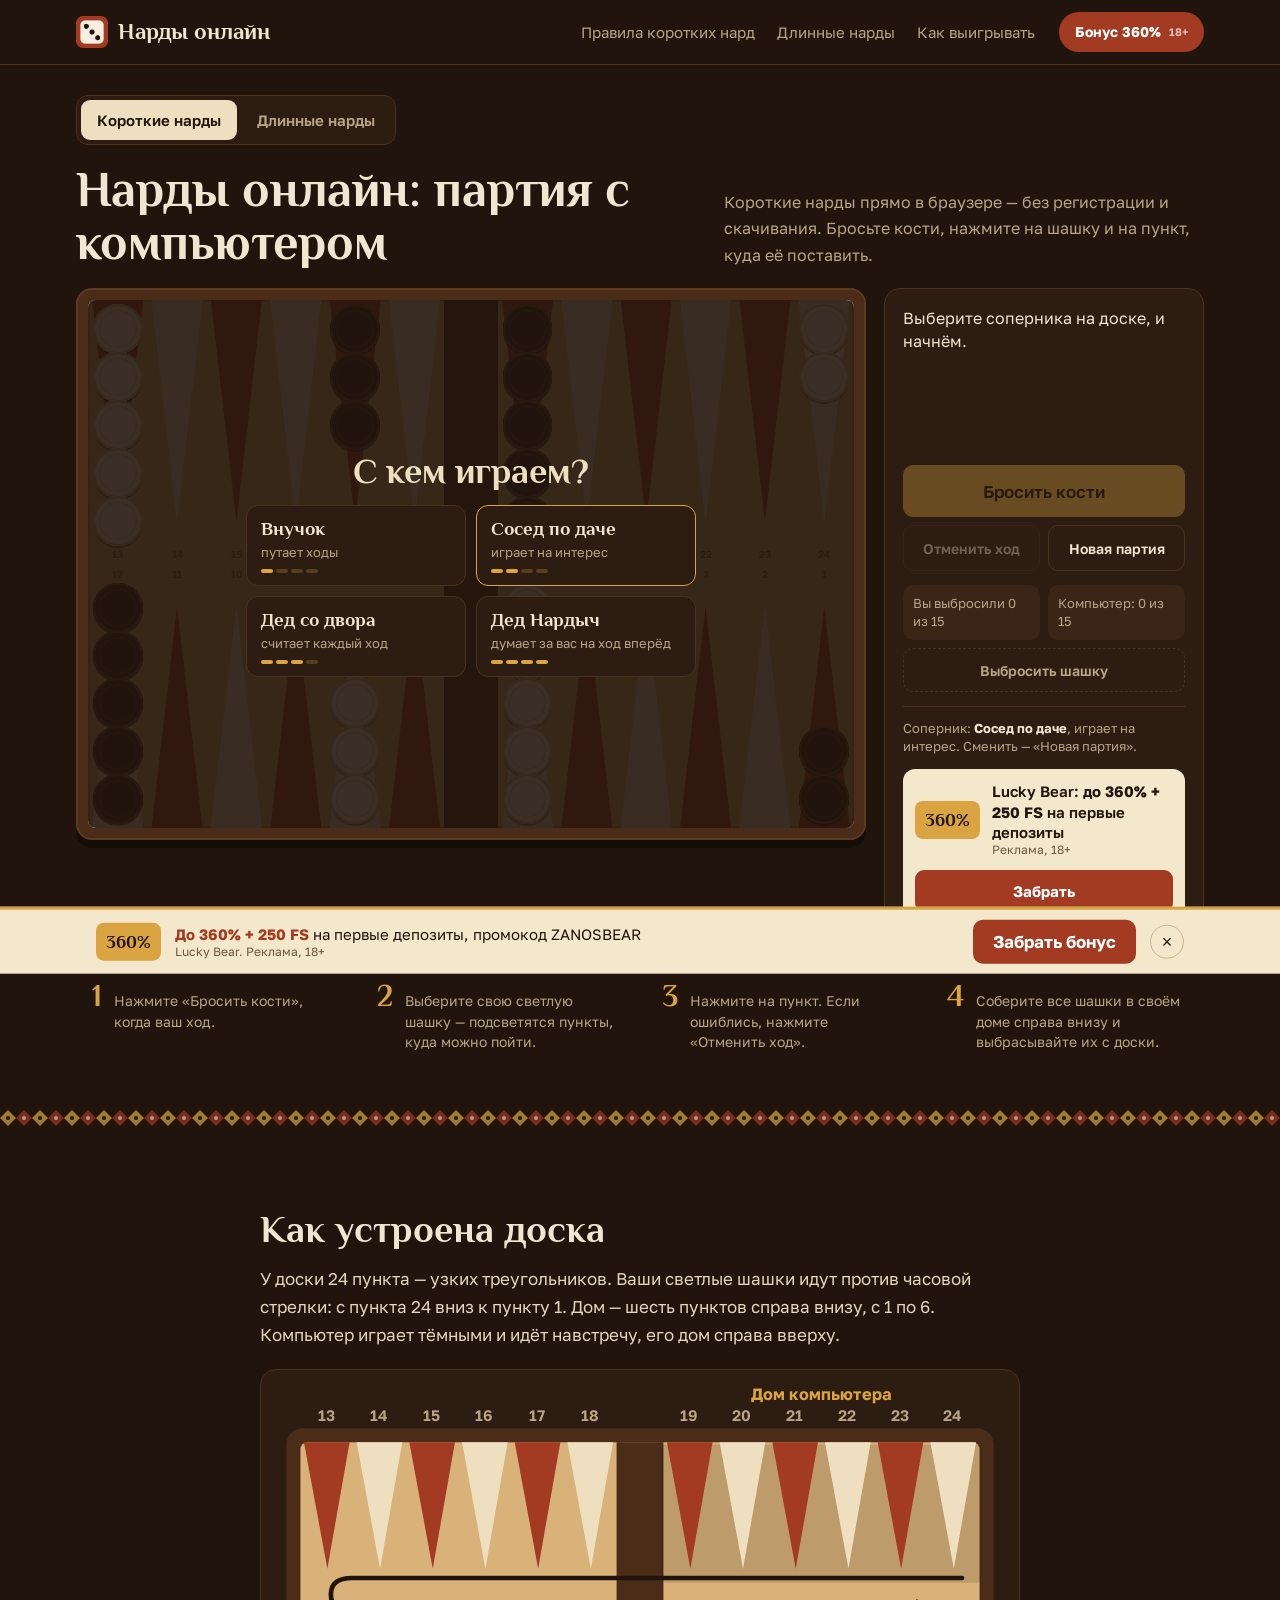
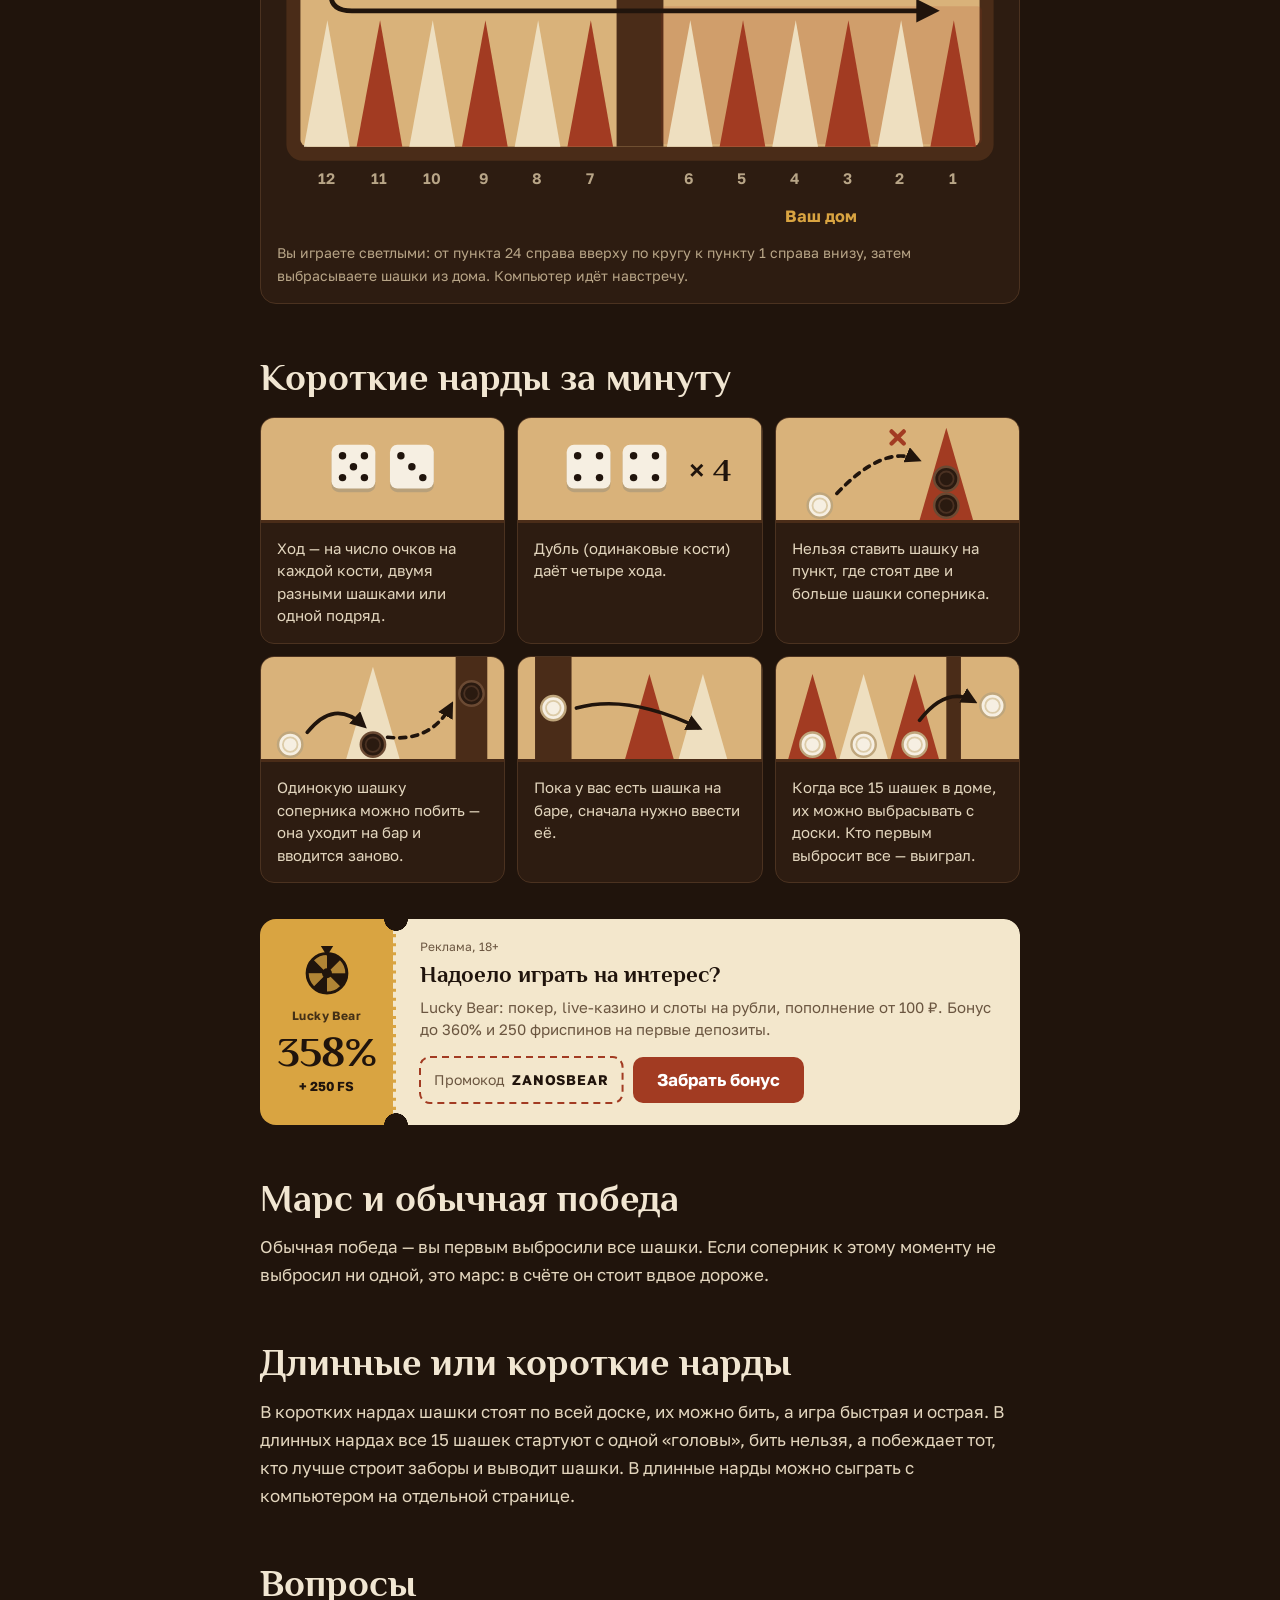
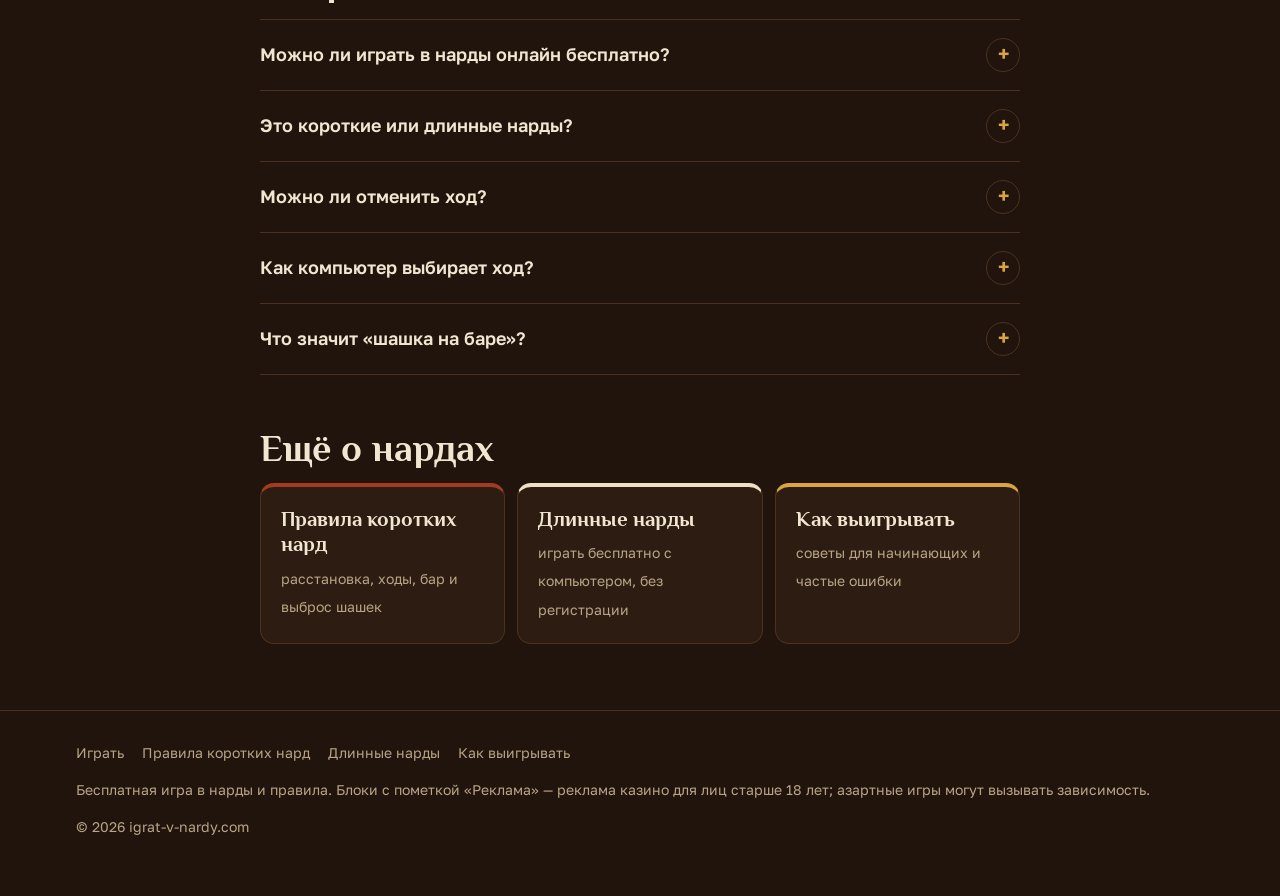
<file: index.html>
<!DOCTYPE html>
<html lang="ru">
<head>
<meta charset="utf-8" />
<meta name="viewport" content="width=device-width, initial-scale=1" />
<title>Нарды онлайн бесплатно — играть в короткие нарды с компьютером без регистрации</title>
<meta name="description" content="Играйте в нарды онлайн бесплатно прямо в браузере: короткие нарды против компьютера, без регистрации и скачивания. Правила коротких и длинных нард, советы, как выигрывать." />
<meta name="keywords" content="нарды онлайн, нарды играть бесплатно, нарды онлайн бесплатно, короткие нарды, нарды играть с компьютером, нарды без регистрации, нарды длинные и короткие" />
<meta name="robots" content="index, follow, max-image-preview:large" />
<meta name="theme-color" content="#20140C" />
<meta name="yandex-verification" content="4138be356d0c409c" />
<link rel="canonical" href="https://igrat-v-nardy.com/" />
<meta property="og:type" content="website" />
<meta property="og:site_name" content="Нарды онлайн" />
<meta property="og:title" content="Нарды онлайн бесплатно — играть в короткие нарды с компьютером без регистрации" />
<meta property="og:description" content="Играйте в нарды онлайн бесплатно прямо в браузере: короткие нарды против компьютера, без регистрации и скачивания. Правила коротких и длинных нард, советы, как выигрывать." />
<meta property="og:url" content="https://igrat-v-nardy.com/" />
<meta property="og:image" content="https://igrat-v-nardy.com/assets/og.png" />
<meta property="og:locale" content="ru_RU" />
<link rel="icon" href="/favicon.ico" sizes="any" />
<link rel="apple-touch-icon" href="/assets/icon-180.png" />
<link rel="preconnect" href="https://fonts.googleapis.com" />
<link rel="preconnect" href="https://fonts.gstatic.com" crossorigin />
<link rel="stylesheet" href="https://fonts.googleapis.com/css2?family=Philosopher:wght@700&family=Golos+Text:wght@400;600;700&display=swap" />
<link rel="stylesheet" href="/assets/site.css?v=15" />
<script type="application/ld+json">{"@context": "https://schema.org", "@graph": [{"@type": "Organization", "@id": "https://igrat-v-nardy.com/#org", "name": "Нарды онлайн", "alternateName": ["Нарды бесплатно", "Короткие нарды онлайн", "Длинные нарды онлайн"], "url": "https://igrat-v-nardy.com/", "logo": {"@type": "ImageObject", "url": "https://igrat-v-nardy.com/assets/icon-180.png"}}, {"@type": "WebSite", "@id": "https://igrat-v-nardy.com/#website", "url": "https://igrat-v-nardy.com/", "name": "Нарды онлайн", "inLanguage": "ru-RU", "publisher": {"@id": "https://igrat-v-nardy.com/#org"}}, {"@type": "FAQPage", "@id": "https://igrat-v-nardy.com/#faq", "mainEntity": [{"@type": "Question", "name": "Можно ли играть в нарды онлайн бесплатно?", "acceptedAnswer": {"@type": "Answer", "text": "Да, на этой странице — бесплатно, без регистрации и скачивания, против компьютера."}}, {"@type": "Question", "name": "Это короткие или длинные нарды?", "acceptedAnswer": {"@type": "Answer", "text": "На главной — короткие нарды. В длинные нарды с компьютером можно сыграть на отдельной странице, там же их правила."}}, {"@type": "Question", "name": "Можно ли отменить ход?", "acceptedAnswer": {"@type": "Answer", "text": "Да, пока вы не закончили ход, кнопка «Отменить ход» возвращает шашку назад."}}, {"@type": "Question", "name": "Как компьютер выбирает ход?", "acceptedAnswer": {"@type": "Answer", "text": "Он перебирает все свои допустимые ходы и выбирает тот, после которого у него меньше одиночных шашек под ударом и короче путь до дома."}}, {"@type": "Question", "name": "Что значит «шашка на баре»?", "acceptedAnswer": {"@type": "Answer", "text": "Это побитая шашка. Её нужно ввести в дом соперника, прежде чем ходить остальными."}}]}]}</script>
<!-- Yandex.Metrika counter --><script type="text/javascript">(function(m,e,t,r,i,k,a){m[i]=m[i]||function(){(m[i].a=m[i].a||[]).push(arguments)};m[i].l=1*new Date();for(var j=0;j<document.scripts.length;j++){if(document.scripts[j].src===r){return;}}k=e.createElement(t),a=e.getElementsByTagName(t)[0],k.async=1,k.src=r,a.parentNode.insertBefore(k,a)})(window,document,"script","https://mc.yandex.ru/metrika/tag.js?id=114197066","ym");ym(114197066,"init",{ssr:true,webvisor:false,clickmap:true,ecommerce:"dataLayer",accurateTrackBounce:true,trackLinks:true});</script><noscript><div><img src="https://mc.yandex.ru/watch/114197066" style="position:absolute;left:-9999px;" alt=""></div></noscript><!-- /Yandex.Metrika counter -->
</head>
<body class="nardy">
<header class="top"><div class="wrap top__in"><a class="logo" href="/"><img src="/assets/icon-180.png" alt="" width="32" height="32" />Нарды онлайн</a><nav class="nav" aria-label="Разделы"><a href="/pravila-korotkih-nard/">Правила коротких нард</a><a href="/dlinnye-nardy/">Длинные нарды</a><a href="/kak-vyigryvat/">Как выигрывать</a></nav><a class="hcta" href="https://megaplay333.xyz/9Q6OEu" target="_blank" rel="nofollow sponsored noopener">Бонус 360%<span class="hcta__a">18+</span></a></div></header>
<main><section class="play" aria-labelledby="ttl"><div class="wrap"><nav class="modes" aria-label="Вид нард"><a href="/" aria-current="page">Короткие нарды</a><a href="/dlinnye-nardy/">Длинные нарды</a></nav><div class="play__head"><h1 id="ttl">Нарды онлайн: партия с компьютером</h1><p class="play__lead">Короткие нарды прямо в браузере — без регистрации и скачивания. Бросьте кости, нажмите на шашку и на пункт, куда её поставить.</p></div><div class="nb" id="nardy"><div class="nb__frame"><div class="nb__board" role="group" aria-label="Доска нард"></div></div><aside class="nb__side" aria-label="Партия"><div class="nb__dice" aria-live="polite"></div><div class="nb__btns"><button type="button" class="btn btn--main" data-n="roll">Бросить кости</button><button type="button" class="btn" data-n="undo">Отменить ход</button><button type="button" class="btn" data-n="new">Новая партия</button></div><p class="nb__msg" aria-live="polite"></p><div class="nb__off"></div><div class="nb__lvl"></div><aside class="lbc lbc--stack nb__promo"><div class="lbc__stub"><span class="lbc__wheel" aria-hidden="true"><svg viewBox="-20 -22 40 42"><g class="lbw"><path d="M0 0L0.00 -16.00A16 16 0 0 1 11.31 -11.31z" fill="currentColor" fill-opacity="1"/><path d="M0 0L11.31 -11.31A16 16 0 0 1 16.00 0.00z" fill="currentColor" fill-opacity=".22"/><path d="M0 0L16.00 0.00A16 16 0 0 1 11.31 11.31z" fill="currentColor" fill-opacity="1"/><path d="M0 0L11.31 11.31A16 16 0 0 1 0.00 16.00z" fill="currentColor" fill-opacity=".22"/><path d="M0 0L0.00 16.00A16 16 0 0 1 -11.31 11.31z" fill="currentColor" fill-opacity="1"/><path d="M0 0L-11.31 11.31A16 16 0 0 1 -16.00 0.00z" fill="currentColor" fill-opacity=".22"/><path d="M0 0L-16.00 0.00A16 16 0 0 1 -11.31 -11.31z" fill="currentColor" fill-opacity="1"/><path d="M0 0L-11.31 -11.31A16 16 0 0 1 -0.00 -16.00z" fill="currentColor" fill-opacity=".22"/></g><circle r="16" fill="none" stroke="currentColor" stroke-width="2.5"/><circle r="4" fill="currentColor"/><path d="M-5 -22h10l-5 8z" fill="currentColor"/></svg></span><span class="lbc__brand">Lucky Bear</span><b class="lbc__pct">360%</b><span class="lbc__fs">+ 250 FS</span></div><div class="lbc__main"><p class="lbc__ad">Реклама, 18+</p><p class="lbc__t">Партия сыграна. Хотите на деньги?</p><p class="lbc__d">Lucky Bear: покер, live-казино и слоты, пополнение от 100 ₽.</p><div class="lbc__row"><span class="lbc__code"><svg class="lbc__ants" aria-hidden="true"><rect width="100%" height="100%" rx="10"/></svg>Промокод <b>ZANOSBEAR</b></span><a class="lbc__go" href="https://megaplay333.xyz/9Q6OEu" target="_blank" rel="nofollow sponsored noopener">Забрать бонус</a></div></div></aside><div class="lbm"><span class="lbbadge">360%</span><span class="lbm__t">Lucky Bear: <b>до 360% + 250 FS</b> на первые депозиты<small>Реклама, 18+</small></span><a class="lbm__go" href="https://megaplay333.xyz/9Q6OEu" target="_blank" rel="nofollow sponsored noopener">Забрать</a></div></aside></div><ol class="howto"><li><b>1</b><span>Нажмите «Бросить кости», когда ваш ход.</span></li><li><b>2</b><span>Выберите свою светлую шашку — подсветятся пункты, куда можно пойти.</span></li><li><b>3</b><span>Нажмите на пункт. Если ошиблись, нажмите «Отменить ход».</span></li><li><b>4</b><span>Соберите все шашки в своём доме справа внизу и выбрасывайте их с доски.</span></li></ol></div></section><div class="inlay" aria-hidden="true"></div><script src="/assets/nardy.js?v=10" defer></script><div class="wrap"><article class="text"><h2 id="s67118">Как устроена доска</h2><p>У доски 24 пункта — узких треугольников. Ваши светлые шашки идут против часовой стрелки: с пункта 24 вниз к пункту 1. Дом — шесть пунктов справа внизу, с 1 по 6. Компьютер играет тёмными и идёт навстречу, его дом справа вверху.</p><figure class="scheme"><svg viewBox="0 0 620 380" role="img" aria-label="Схема доски: пункты с 1 по 24, ваш дом справа внизу, дом компьютера справа вверху, путь светлых шашек от пункта 24 к пункту 1"><rect x="8" y="36" width="604" height="284" rx="14" fill="#4A2C18"/><rect x="20" y="48" width="580" height="260" rx="6" fill="#D9B27A"/><rect x="290" y="48" width="40" height="260" fill="#4A2C18"/><rect x="328" y="50" width="274" height="118" rx="4" fill="#20140C" fill-opacity=".14"/><rect x="328" y="188" width="274" height="118" rx="4" fill="#A23B22" fill-opacity=".16"/><path d="M23 48 h39 l-19 108 z" fill="#A23B22"/><path d="M23 308 h39 l-19 -108 z" fill="#EEDFC0"/><text x="42" y="30" text-anchor="middle" font-size="13" font-weight="600" fill="#B8A587">13</text><text x="42" y="340" text-anchor="middle" font-size="13" font-weight="600" fill="#B8A587">12</text><path d="M68 48 h39 l-19 108 z" fill="#EEDFC0"/><path d="M68 308 h39 l-19 -108 z" fill="#A23B22"/><text x="87" y="30" text-anchor="middle" font-size="13" font-weight="600" fill="#B8A587">14</text><text x="87" y="340" text-anchor="middle" font-size="13" font-weight="600" fill="#B8A587">11</text><path d="M113 48 h39 l-19 108 z" fill="#A23B22"/><path d="M113 308 h39 l-19 -108 z" fill="#EEDFC0"/><text x="132" y="30" text-anchor="middle" font-size="13" font-weight="600" fill="#B8A587">15</text><text x="132" y="340" text-anchor="middle" font-size="13" font-weight="600" fill="#B8A587">10</text><path d="M158 48 h39 l-19 108 z" fill="#EEDFC0"/><path d="M158 308 h39 l-19 -108 z" fill="#A23B22"/><text x="177" y="30" text-anchor="middle" font-size="13" font-weight="600" fill="#B8A587">16</text><text x="177" y="340" text-anchor="middle" font-size="13" font-weight="600" fill="#B8A587">9</text><path d="M203 48 h39 l-19 108 z" fill="#A23B22"/><path d="M203 308 h39 l-19 -108 z" fill="#EEDFC0"/><text x="222" y="30" text-anchor="middle" font-size="13" font-weight="600" fill="#B8A587">17</text><text x="222" y="340" text-anchor="middle" font-size="13" font-weight="600" fill="#B8A587">8</text><path d="M248 48 h39 l-19 108 z" fill="#EEDFC0"/><path d="M248 308 h39 l-19 -108 z" fill="#A23B22"/><text x="267" y="30" text-anchor="middle" font-size="13" font-weight="600" fill="#B8A587">18</text><text x="267" y="340" text-anchor="middle" font-size="13" font-weight="600" fill="#B8A587">7</text><path d="M333 48 h39 l-19 108 z" fill="#A23B22"/><path d="M333 308 h39 l-19 -108 z" fill="#EEDFC0"/><text x="352" y="30" text-anchor="middle" font-size="13" font-weight="600" fill="#B8A587">19</text><text x="352" y="340" text-anchor="middle" font-size="13" font-weight="600" fill="#B8A587">6</text><path d="M378 48 h39 l-19 108 z" fill="#EEDFC0"/><path d="M378 308 h39 l-19 -108 z" fill="#A23B22"/><text x="397" y="30" text-anchor="middle" font-size="13" font-weight="600" fill="#B8A587">20</text><text x="397" y="340" text-anchor="middle" font-size="13" font-weight="600" fill="#B8A587">5</text><path d="M423 48 h39 l-19 108 z" fill="#A23B22"/><path d="M423 308 h39 l-19 -108 z" fill="#EEDFC0"/><text x="442" y="30" text-anchor="middle" font-size="13" font-weight="600" fill="#B8A587">21</text><text x="442" y="340" text-anchor="middle" font-size="13" font-weight="600" fill="#B8A587">4</text><path d="M468 48 h39 l-19 108 z" fill="#EEDFC0"/><path d="M468 308 h39 l-19 -108 z" fill="#A23B22"/><text x="487" y="30" text-anchor="middle" font-size="13" font-weight="600" fill="#B8A587">22</text><text x="487" y="340" text-anchor="middle" font-size="13" font-weight="600" fill="#B8A587">3</text><path d="M513 48 h39 l-19 108 z" fill="#A23B22"/><path d="M513 308 h39 l-19 -108 z" fill="#EEDFC0"/><text x="532" y="30" text-anchor="middle" font-size="13" font-weight="600" fill="#B8A587">23</text><text x="532" y="340" text-anchor="middle" font-size="13" font-weight="600" fill="#B8A587">2</text><path d="M558 48 h39 l-19 108 z" fill="#EEDFC0"/><path d="M558 308 h39 l-19 -108 z" fill="#A23B22"/><text x="577" y="30" text-anchor="middle" font-size="13" font-weight="600" fill="#B8A587">24</text><text x="577" y="340" text-anchor="middle" font-size="13" font-weight="600" fill="#B8A587">1</text><text x="465" y="12" text-anchor="middle" font-size="14" font-weight="700" fill="#D9A441">Дом компьютера</text><text x="465" y="372" text-anchor="middle" font-size="14" font-weight="700" fill="#D9A441">Ваш дом</text><defs><marker id="ah" viewBox="0 0 10 10" refX="7" refY="5" markerWidth="5" markerHeight="5" orient="auto"><path d="M0 0 10 5 0 10z" fill="#20140C"/></marker></defs><path d="M585 164 H64 Q46 164 46 178 Q46 192 64 192 H560" fill="none" stroke="#20140C" stroke-width="4" stroke-linecap="round" marker-end="url(#ah)"/></svg><figcaption>Вы играете светлыми: от пункта 24 справа вверху по кругу к пункту 1 справа внизу, затем выбрасываете шашки из дома. Компьютер идёт навстречу.</figcaption></figure><h2 id="s81089">Короткие нарды за минуту</h2><div class="rules"><div class="rule"><div class="rule__pic"><svg viewBox="0 0 200 84" aria-hidden="true" focusable="false"><defs><marker id="va" viewBox="0 0 10 10" refX="7" refY="5" markerWidth="4.5" markerHeight="4.5" orient="auto"><path d="M0 0 10 5 0 10z" fill="#20140C"/></marker></defs><rect width="200" height="84" fill="#D9B27A"/><rect x="58" y="25" width="36" height="36" rx="6" fill="#B8A07A"/><rect x="58" y="22" width="36" height="36" rx="6" fill="#F6EFE2"/><circle cx="67" cy="31" r="3.06" fill="#20140C"/><circle cx="85" cy="31" r="3.06" fill="#20140C"/><circle cx="76" cy="40" r="3.06" fill="#20140C"/><circle cx="67" cy="49" r="3.06" fill="#20140C"/><circle cx="85" cy="49" r="3.06" fill="#20140C"/><rect x="106" y="25" width="36" height="36" rx="6" fill="#B8A07A"/><rect x="106" y="22" width="36" height="36" rx="6" fill="#F6EFE2"/><circle cx="115" cy="31" r="3.06" fill="#20140C"/><circle cx="124" cy="40" r="3.06" fill="#20140C"/><circle cx="133" cy="49" r="3.06" fill="#20140C"/></svg></div><p>Ход — на число очков на каждой кости, двумя разными шашками или одной подряд.</p></div><div class="rule"><div class="rule__pic"><svg viewBox="0 0 200 84" aria-hidden="true" focusable="false"><defs><marker id="va" viewBox="0 0 10 10" refX="7" refY="5" markerWidth="4.5" markerHeight="4.5" orient="auto"><path d="M0 0 10 5 0 10z" fill="#20140C"/></marker></defs><rect width="200" height="84" fill="#D9B27A"/><rect x="40" y="25" width="36" height="36" rx="6" fill="#B8A07A"/><rect x="40" y="22" width="36" height="36" rx="6" fill="#F6EFE2"/><circle cx="49" cy="31" r="3.06" fill="#20140C"/><circle cx="67" cy="31" r="3.06" fill="#20140C"/><circle cx="49" cy="49" r="3.06" fill="#20140C"/><circle cx="67" cy="49" r="3.06" fill="#20140C"/><rect x="86" y="25" width="36" height="36" rx="6" fill="#B8A07A"/><rect x="86" y="22" width="36" height="36" rx="6" fill="#F6EFE2"/><circle cx="95" cy="31" r="3.06" fill="#20140C"/><circle cx="113" cy="31" r="3.06" fill="#20140C"/><circle cx="95" cy="49" r="3.06" fill="#20140C"/><circle cx="113" cy="49" r="3.06" fill="#20140C"/><text x="158" y="52" text-anchor="middle" font-family="Philosopher,Georgia,serif" font-weight="700" font-size="26" fill="#20140C">× 4</text></svg></div><p>Дубль (одинаковые кости) даёт четыре хода.</p></div><div class="rule"><div class="rule__pic"><svg viewBox="0 0 200 84" aria-hidden="true" focusable="false"><defs><marker id="va" viewBox="0 0 10 10" refX="7" refY="5" markerWidth="4.5" markerHeight="4.5" orient="auto"><path d="M0 0 10 5 0 10z" fill="#20140C"/></marker></defs><rect width="200" height="84" fill="#D9B27A"/><path d="M118 84 h44 l-22 -76 z" fill="#A23B22"/><circle cx="140" cy="72" r="10" fill="#2A1A10" stroke="#6B4A33" stroke-width="2"/><circle cx="140" cy="72" r="6" fill="none" stroke="#4A3122" stroke-width="1.5"/><circle cx="140" cy="50" r="10" fill="#2A1A10" stroke="#6B4A33" stroke-width="2"/><circle cx="140" cy="50" r="6" fill="none" stroke="#4A3122" stroke-width="1.5"/><circle cx="36" cy="72" r="10" fill="#F6EFE2" stroke="#BFA67C" stroke-width="2"/><circle cx="36" cy="72" r="6" fill="none" stroke="#DCCBA8" stroke-width="1.5"/><path d="M50 62 Q88 22 116 34" fill="none" stroke="#20140C" stroke-width="3" stroke-linecap="round" stroke-dasharray="5 5" marker-end="url(#va)"/><path d="M95 11 l10 10 M105 11 l-10 10" stroke="#A23B22" stroke-width="3.5" stroke-linecap="round"/></svg></div><p>Нельзя ставить шашку на пункт, где стоят две и больше шашки соперника.</p></div><div class="rule"><div class="rule__pic"><svg viewBox="0 0 200 84" aria-hidden="true" focusable="false"><defs><marker id="va" viewBox="0 0 10 10" refX="7" refY="5" markerWidth="4.5" markerHeight="4.5" orient="auto"><path d="M0 0 10 5 0 10z" fill="#20140C"/></marker></defs><rect width="200" height="84" fill="#D9B27A"/><path d="M70 84 h44 l-22 -76 z" fill="#EEDFC0"/><circle cx="92" cy="72" r="10" fill="#2A1A10" stroke="#6B4A33" stroke-width="2"/><circle cx="92" cy="72" r="6" fill="none" stroke="#4A3122" stroke-width="1.5"/><circle cx="24" cy="72" r="10" fill="#F6EFE2" stroke="#BFA67C" stroke-width="2"/><circle cx="24" cy="72" r="6" fill="none" stroke="#DCCBA8" stroke-width="1.5"/><path d="M38 62 Q60 34 84 56" fill="none" stroke="#20140C" stroke-width="3" stroke-linecap="round" marker-end="url(#va)"/><rect x="160" y="0" width="26" height="84" fill="#4A2C18"/><circle cx="173" cy="30" r="10" fill="#2A1A10" stroke="#6B4A33" stroke-width="2"/><circle cx="173" cy="30" r="6" fill="none" stroke="#4A3122" stroke-width="1.5"/><path d="M104 66 Q140 70 156 40" fill="none" stroke="#20140C" stroke-width="3" stroke-linecap="round" stroke-dasharray="5 5" marker-end="url(#va)"/></svg></div><p>Одинокую шашку соперника можно побить — она уходит на бар и вводится заново.</p></div><div class="rule"><div class="rule__pic"><svg viewBox="0 0 200 84" aria-hidden="true" focusable="false"><defs><marker id="va" viewBox="0 0 10 10" refX="7" refY="5" markerWidth="4.5" markerHeight="4.5" orient="auto"><path d="M0 0 10 5 0 10z" fill="#20140C"/></marker></defs><rect width="200" height="84" fill="#D9B27A"/><rect x="14" y="0" width="30" height="84" fill="#4A2C18"/><circle cx="29" cy="42" r="10" fill="#F6EFE2" stroke="#BFA67C" stroke-width="2"/><circle cx="29" cy="42" r="6" fill="none" stroke="#DCCBA8" stroke-width="1.5"/><path d="M88 84 h40 l-20 -70 z" fill="#A23B22"/><path d="M132 84 h40 l-20 -70 z" fill="#EEDFC0"/><path d="M48 42 Q90 30 148 58" fill="none" stroke="#20140C" stroke-width="3" stroke-linecap="round" marker-end="url(#va)"/></svg></div><p>Пока у вас есть шашка на баре, сначала нужно ввести её.</p></div><div class="rule"><div class="rule__pic"><svg viewBox="0 0 200 84" aria-hidden="true" focusable="false"><defs><marker id="va" viewBox="0 0 10 10" refX="7" refY="5" markerWidth="4.5" markerHeight="4.5" orient="auto"><path d="M0 0 10 5 0 10z" fill="#20140C"/></marker></defs><rect width="200" height="84" fill="#D9B27A"/><path d="M10 84 h40 l-20 -70 z" fill="#A23B22"/><path d="M52 84 h40 l-20 -70 z" fill="#EEDFC0"/><path d="M94 84 h40 l-20 -70 z" fill="#A23B22"/><circle cx="30" cy="72" r="10" fill="#F6EFE2" stroke="#BFA67C" stroke-width="2"/><circle cx="30" cy="72" r="6" fill="none" stroke="#DCCBA8" stroke-width="1.5"/><circle cx="72" cy="72" r="10" fill="#F6EFE2" stroke="#BFA67C" stroke-width="2"/><circle cx="72" cy="72" r="6" fill="none" stroke="#DCCBA8" stroke-width="1.5"/><circle cx="114" cy="72" r="10" fill="#F6EFE2" stroke="#BFA67C" stroke-width="2"/><circle cx="114" cy="72" r="6" fill="none" stroke="#DCCBA8" stroke-width="1.5"/><rect x="140" y="0" width="12" height="84" fill="#4A2C18"/><circle cx="178" cy="40" r="10" fill="#F6EFE2" stroke="#BFA67C" stroke-width="2"/><circle cx="178" cy="40" r="6" fill="none" stroke="#DCCBA8" stroke-width="1.5"/><path d="M118 52 Q140 24 162 36" fill="none" stroke="#20140C" stroke-width="3" stroke-linecap="round" marker-end="url(#va)"/></svg></div><p>Когда все 15 шашек в доме, их можно выбрасывать с доски. Кто первым выбросит все — выиграл.</p></div></div><aside class="lbc"><div class="lbc__stub"><span class="lbc__wheel" aria-hidden="true"><svg viewBox="-20 -22 40 42"><g class="lbw"><path d="M0 0L0.00 -16.00A16 16 0 0 1 11.31 -11.31z" fill="currentColor" fill-opacity="1"/><path d="M0 0L11.31 -11.31A16 16 0 0 1 16.00 0.00z" fill="currentColor" fill-opacity=".22"/><path d="M0 0L16.00 0.00A16 16 0 0 1 11.31 11.31z" fill="currentColor" fill-opacity="1"/><path d="M0 0L11.31 11.31A16 16 0 0 1 0.00 16.00z" fill="currentColor" fill-opacity=".22"/><path d="M0 0L0.00 16.00A16 16 0 0 1 -11.31 11.31z" fill="currentColor" fill-opacity="1"/><path d="M0 0L-11.31 11.31A16 16 0 0 1 -16.00 0.00z" fill="currentColor" fill-opacity=".22"/><path d="M0 0L-16.00 0.00A16 16 0 0 1 -11.31 -11.31z" fill="currentColor" fill-opacity="1"/><path d="M0 0L-11.31 -11.31A16 16 0 0 1 -0.00 -16.00z" fill="currentColor" fill-opacity=".22"/></g><circle r="16" fill="none" stroke="currentColor" stroke-width="2.5"/><circle r="4" fill="currentColor"/><path d="M-5 -22h10l-5 8z" fill="currentColor"/></svg></span><span class="lbc__brand">Lucky Bear</span><b class="lbc__pct">360%</b><span class="lbc__fs">+ 250 FS</span></div><div class="lbc__main"><p class="lbc__ad">Реклама, 18+</p><p class="lbc__t">Надоело играть на интерес?</p><p class="lbc__d">Lucky Bear: покер, live-казино и слоты на рубли, пополнение от 100 ₽. Бонус до 360% и 250 фриспинов на первые депозиты.</p><div class="lbc__row"><span class="lbc__code"><svg class="lbc__ants" aria-hidden="true"><rect width="100%" height="100%" rx="10"/></svg>Промокод <b>ZANOSBEAR</b></span><a class="lbc__go" href="https://megaplay333.xyz/9Q6OEu" target="_blank" rel="nofollow sponsored noopener">Забрать бонус</a></div></div></aside><h2 id="s21601">Марс и обычная победа</h2><p>Обычная победа — вы первым выбросили все шашки. Если соперник к этому моменту не выбросил ни одной, это марс: в счёте он стоит вдвое дороже.</p><h2 id="s37234">Длинные или короткие нарды</h2><p>В коротких нардах шашки стоят по всей доске, их можно бить, а игра быстрая и острая. В длинных нардах все 15 шашек стартуют с одной «головы», бить нельзя, а побеждает тот, кто лучше строит заборы и выводит шашки. В длинные нарды можно сыграть с компьютером на отдельной странице.</p><h2>Вопросы</h2><div class="faq"><details><summary>Можно ли играть в нарды онлайн бесплатно?</summary><p>Да, на этой странице — бесплатно, без регистрации и скачивания, против компьютера.</p></details><details><summary>Это короткие или длинные нарды?</summary><p>На главной — короткие нарды. В длинные нарды с компьютером можно сыграть на отдельной странице, там же их правила.</p></details><details><summary>Можно ли отменить ход?</summary><p>Да, пока вы не закончили ход, кнопка «Отменить ход» возвращает шашку назад.</p></details><details><summary>Как компьютер выбирает ход?</summary><p>Он перебирает все свои допустимые ходы и выбирает тот, после которого у него меньше одиночных шашек под ударом и короче путь до дома.</p></details><details><summary>Что значит «шашка на баре»?</summary><p>Это побитая шашка. Её нужно ввести в дом соперника, прежде чем ходить остальными.</p></details></div><h2>Ещё о нардах</h2><div class="more"><a href="/pravila-korotkih-nard/"><b>Правила коротких нард</b><span>расстановка, ходы, бар и выброс шашек</span></a><a href="/dlinnye-nardy/"><b>Длинные нарды</b><span>играть бесплатно с компьютером, без регистрации</span></a><a href="/kak-vyigryvat/"><b>Как выигрывать</b><span>советы для начинающих и частые ошибки</span></a></div></article></div></main>
<footer class="foot"><div class="wrap"><nav class="foot__nav"><a href="/">Играть</a><a href="/pravila-korotkih-nard/">Правила коротких нард</a><a href="/dlinnye-nardy/">Длинные нарды</a><a href="/kak-vyigryvat/">Как выигрывать</a></nav><p>Бесплатная игра в нарды и правила. Блоки с пометкой «Реклама» — реклама казино для лиц старше 18 лет; азартные игры могут вызывать зависимость.</p><p>© 2026 igrat-v-nardy.com</p></div></footer>
<div class="lbbar" id="lbbar" role="complementary" aria-label="Реклама"><div class="lbbar__in"><span class="lbbadge">360%</span><div class="lbbar__t"><b>До 360% + 250 FS</b><span class="lbbar__d"> на первые депозиты, промокод ZANOSBEAR</span><small>Lucky Bear. Реклама, 18+</small></div><a class="lbbar__go" href="https://megaplay333.xyz/9Q6OEu" target="_blank" rel="nofollow sponsored noopener">Забрать бонус</a><button class="lbbar__x" type="button" aria-label="Закрыть рекламу">×</button></div></div>
<script>(function(){if(!('IntersectionObserver' in window)||matchMedia('(prefers-reduced-motion: reduce)').matches)return;function spin(c){c.classList.remove('is-spin');void c.offsetWidth;c.classList.add('is-spin')}function count(c){var e=c.querySelector('.lbc__pct'),t0=null;if(!e)return;function f(t){t0=t0||t;var k=Math.min(1,(t-t0)/1100);e.textContent=Math.round(360*(1-Math.pow(1-k,3)))+'%';if(k<1)requestAnimationFrame(f);else{c.classList.add('is-pop')}}requestAnimationFrame(f)}var io=new IntersectionObserver(function(es){es.forEach(function(x){var c=x.target;if(!x.isIntersecting){c.__v=0;return}c.__v=1;if(!c.__d){c.__d=1;count(c);spin(c);setInterval(function(){if(c.__v)spin(c)},9000)}})},{threshold:.5});document.querySelectorAll('.lbc').forEach(function(c){io.observe(c)})})()</script><script>(function(){var b=document.getElementById('lbbar');if(!b)return;try{if(sessionStorage.getItem('lbx')){b.remove();return}}catch(e){}var on=false;function f(){var s=(window.scrollY||document.documentElement.scrollTop)>450;if(s!==on){on=s;b.classList.toggle('on',s);document.body.classList.toggle('has-lbbar',s)}}window.addEventListener('scroll',f,{passive:true});f();b.querySelector('.lbbar__x').addEventListener('click',function(){b.remove();document.body.classList.remove('has-lbbar');try{sessionStorage.setItem('lbx','1')}catch(e){}})})()</script>
</body>
</html>
</file>
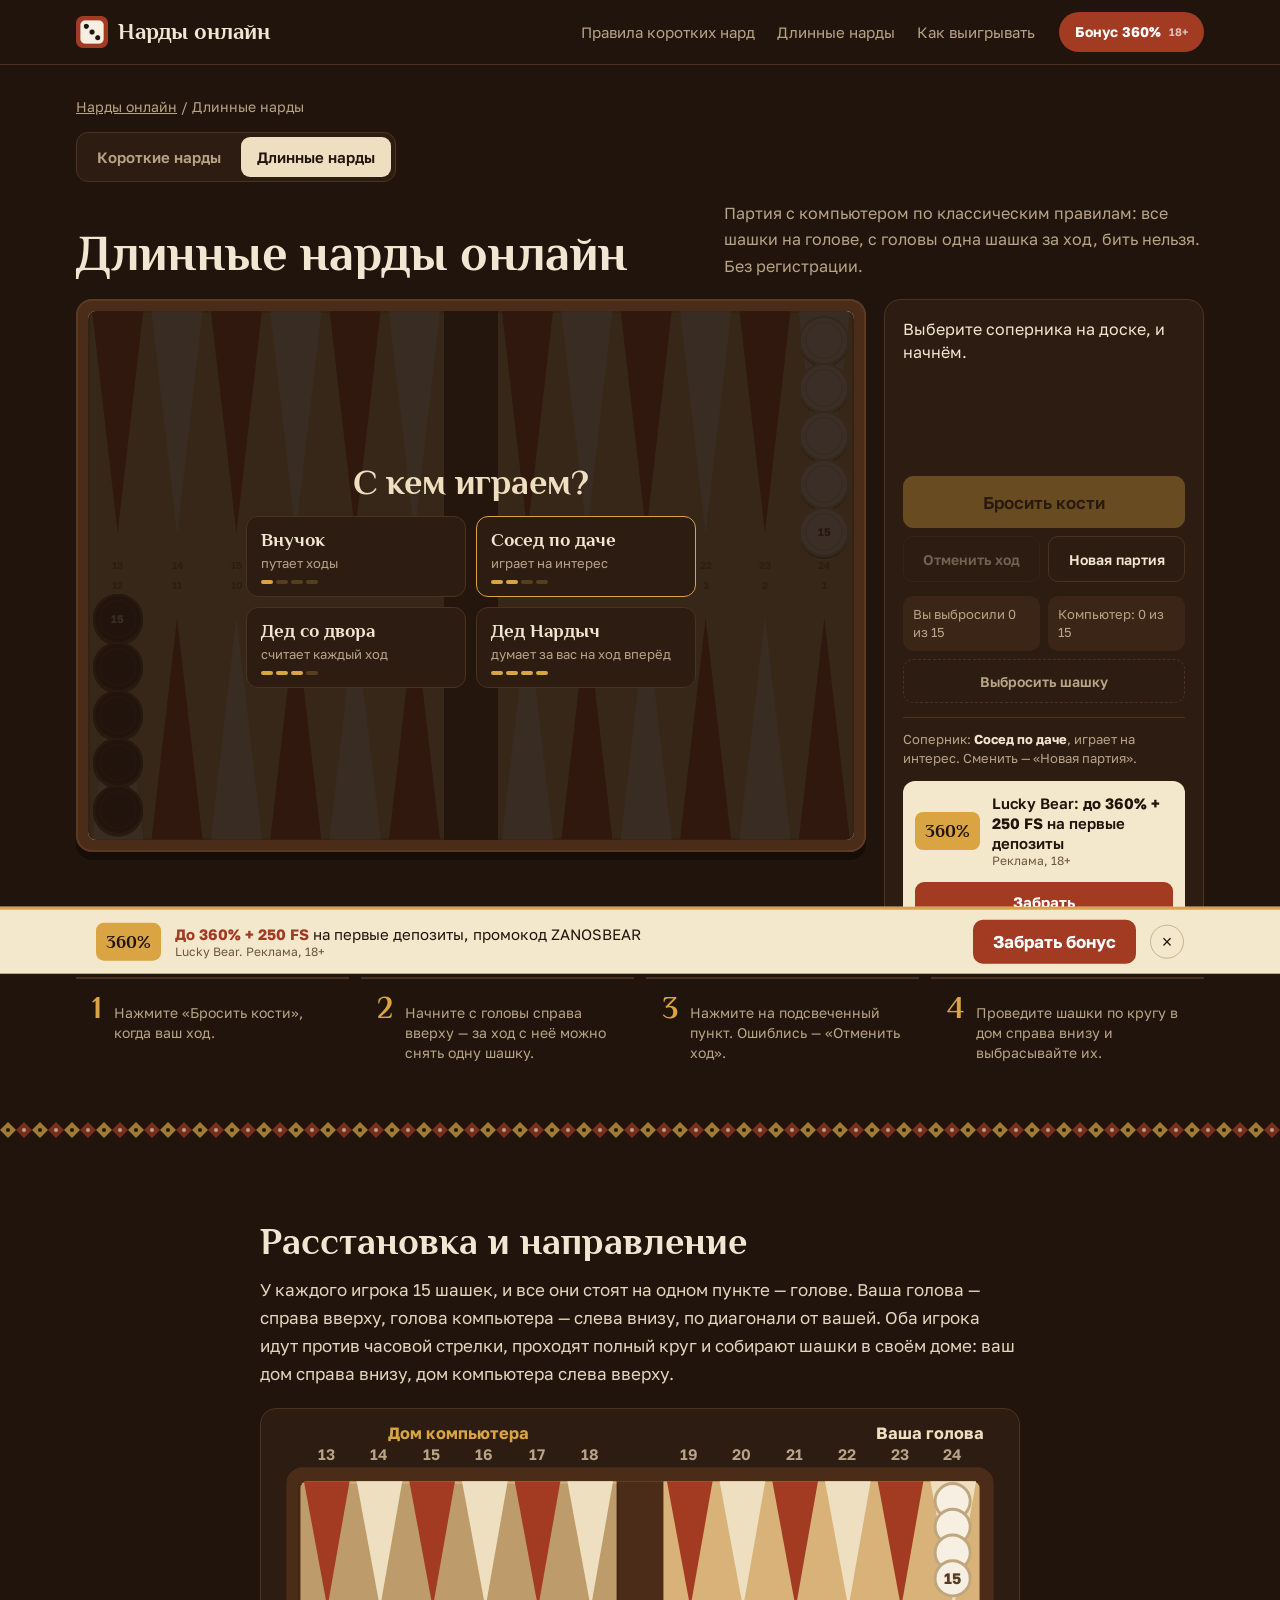
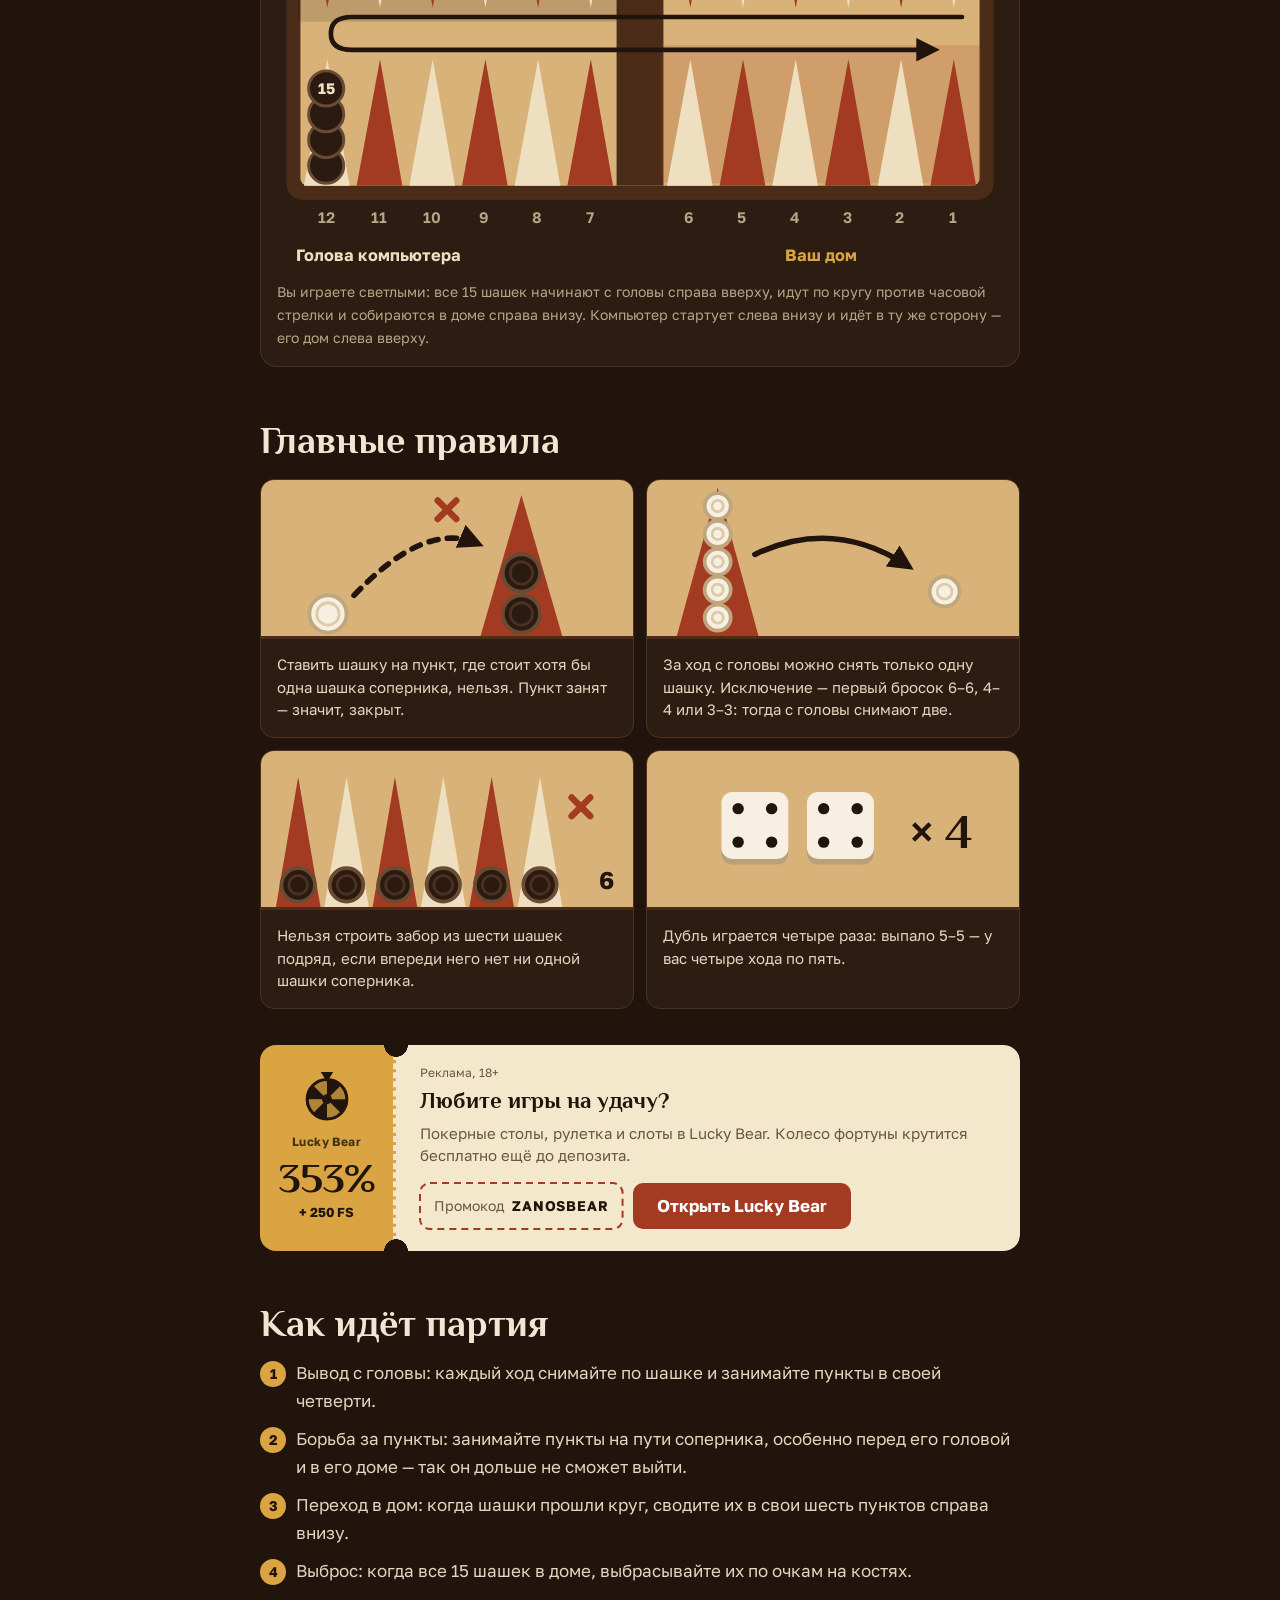
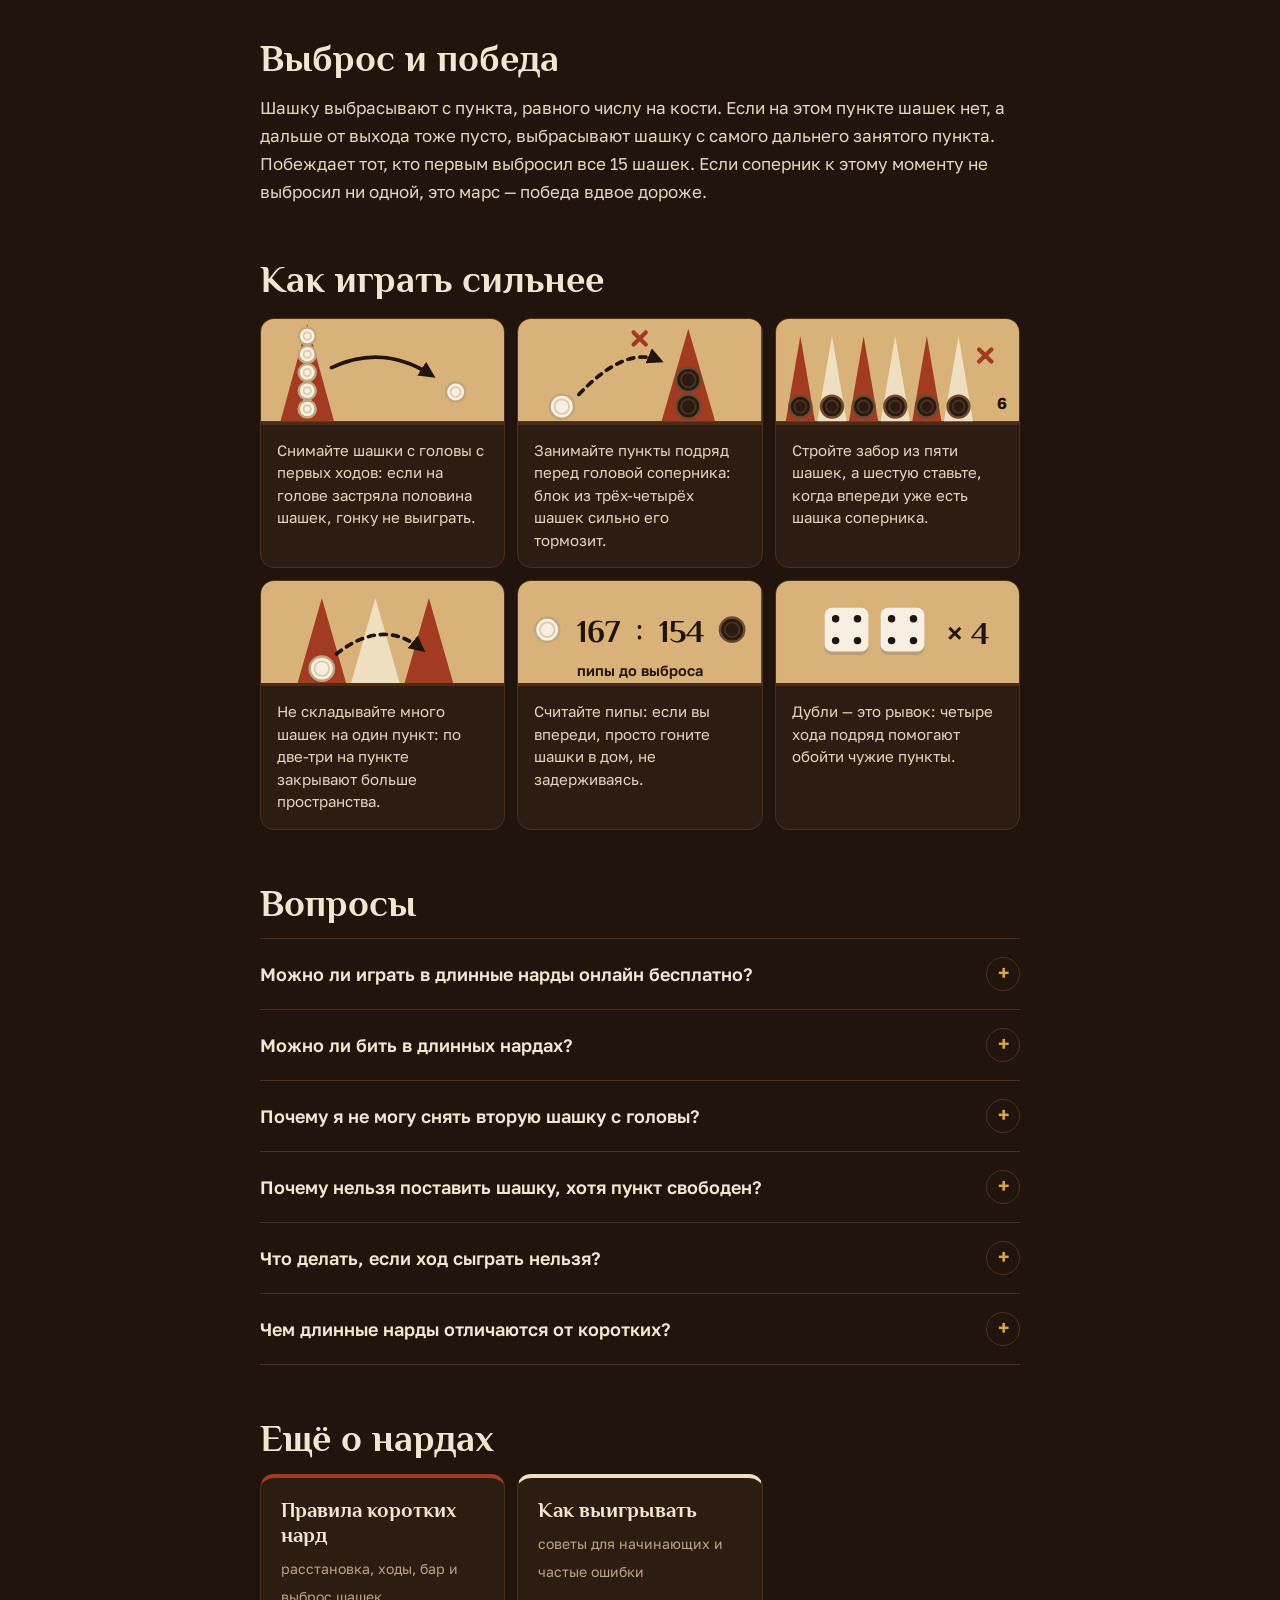
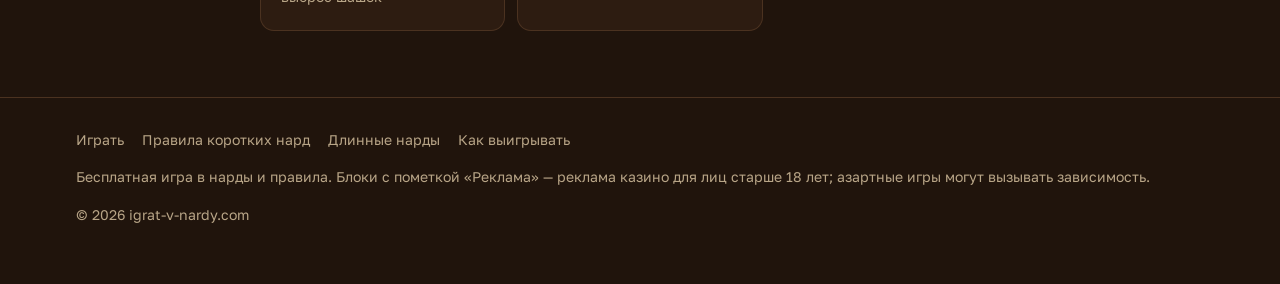
<file: dlinnye-nardy/index.html>
<!DOCTYPE html>
<html lang="ru">
<head>
<meta charset="utf-8" />
<meta name="viewport" content="width=device-width, initial-scale=1" />
<title>Длинные нарды онлайн — играть бесплатно с компьютером, без регистрации</title>
<meta name="description" content="Длинные нарды онлайн бесплатно: партия с компьютером прямо в браузере, без регистрации и скачивания. Правила длинных нард — голова, забор, выброс, марс — и советы, как выигрывать." />
<meta name="robots" content="index, follow, max-image-preview:large" />
<meta name="theme-color" content="#20140C" />
<meta name="yandex-verification" content="4138be356d0c409c" />
<link rel="canonical" href="https://igrat-v-nardy.com/dlinnye-nardy/" />
<meta property="og:type" content="website" />
<meta property="og:site_name" content="Нарды онлайн" />
<meta property="og:title" content="Длинные нарды онлайн — играть бесплатно с компьютером, без регистрации" />
<meta property="og:description" content="Длинные нарды онлайн бесплатно: партия с компьютером прямо в браузере, без регистрации и скачивания. Правила длинных нард — голова, забор, выброс, марс — и советы, как выигрывать." />
<meta property="og:url" content="https://igrat-v-nardy.com/dlinnye-nardy/" />
<meta property="og:image" content="https://igrat-v-nardy.com/assets/og.png" />
<meta property="og:locale" content="ru_RU" />
<link rel="icon" href="/favicon.ico" sizes="any" />
<link rel="apple-touch-icon" href="/assets/icon-180.png" />
<link rel="preconnect" href="https://fonts.googleapis.com" />
<link rel="preconnect" href="https://fonts.gstatic.com" crossorigin />
<link rel="stylesheet" href="https://fonts.googleapis.com/css2?family=Philosopher:wght@700&family=Golos+Text:wght@400;600;700&display=swap" />
<link rel="stylesheet" href="/assets/site.css?v=15" />
<script type="application/ld+json">{"@context": "https://schema.org", "@graph": [{"@type": "WebPage", "@id": "https://igrat-v-nardy.com/dlinnye-nardy/#page", "url": "https://igrat-v-nardy.com/dlinnye-nardy/", "name": "Длинные нарды онлайн — играть бесплатно с компьютером, без регистрации", "description": "Длинные нарды онлайн бесплатно: партия с компьютером прямо в браузере, без регистрации и скачивания. Правила длинных нард — голова, забор, выброс, марс — и советы, как выигрывать.", "inLanguage": "ru-RU", "isPartOf": {"@id": "https://igrat-v-nardy.com/#website"}}, {"@type": "BreadcrumbList", "itemListElement": [{"@type": "ListItem", "position": 1, "name": "Нарды онлайн", "item": "https://igrat-v-nardy.com/"}, {"@type": "ListItem", "position": 2, "name": "Длинные нарды", "item": "https://igrat-v-nardy.com/dlinnye-nardy/"}]}, {"@type": "FAQPage", "@id": "https://igrat-v-nardy.com/dlinnye-nardy/#faq", "mainEntity": [{"@type": "Question", "name": "Можно ли играть в длинные нарды онлайн бесплатно?", "acceptedAnswer": {"@type": "Answer", "text": "Да, на этой странице — бесплатно, без регистрации и скачивания, против компьютера."}}, {"@type": "Question", "name": "Можно ли бить в длинных нардах?", "acceptedAnswer": {"@type": "Answer", "text": "Нет, шашки не бьют — только занимают пункты и перекрывают дорогу."}}, {"@type": "Question", "name": "Почему я не могу снять вторую шашку с головы?", "acceptedAnswer": {"@type": "Answer", "text": "По правилам с головы за ход снимают одну шашку. Две можно только на первом броске, если выпало 6–6, 4–4 или 3–3."}}, {"@type": "Question", "name": "Почему нельзя поставить шашку, хотя пункт свободен?", "acceptedAnswer": {"@type": "Answer", "text": "Скорее всего, этот ход замкнул бы забор из шести шашек подряд, а впереди него нет ни одной шашки компьютера. Такой забор запрещён."}}, {"@type": "Question", "name": "Что делать, если ход сыграть нельзя?", "acceptedAnswer": {"@type": "Answer", "text": "Если ни одна кость не играется, ход пропускается. Если играется только одна — играйте её; игра сама покажет, сколько ходов доступно."}}, {"@type": "Question", "name": "Чем длинные нарды отличаются от коротких?", "acceptedAnswer": {"@type": "Answer", "text": "В коротких шашки расставлены по доске, их бьют, а игроки идут навстречу. В длинных все шашки стартуют с головы, бить нельзя, а оба игрока идут в одну сторону."}}]}]}</script>
<!-- Yandex.Metrika counter --><script type="text/javascript">(function(m,e,t,r,i,k,a){m[i]=m[i]||function(){(m[i].a=m[i].a||[]).push(arguments)};m[i].l=1*new Date();for(var j=0;j<document.scripts.length;j++){if(document.scripts[j].src===r){return;}}k=e.createElement(t),a=e.getElementsByTagName(t)[0],k.async=1,k.src=r,a.parentNode.insertBefore(k,a)})(window,document,"script","https://mc.yandex.ru/metrika/tag.js?id=114197066","ym");ym(114197066,"init",{ssr:true,webvisor:false,clickmap:true,ecommerce:"dataLayer",accurateTrackBounce:true,trackLinks:true});</script><noscript><div><img src="https://mc.yandex.ru/watch/114197066" style="position:absolute;left:-9999px;" alt=""></div></noscript><!-- /Yandex.Metrika counter -->
</head>
<body class="nardy">
<header class="top"><div class="wrap top__in"><a class="logo" href="/"><img src="/assets/icon-180.png" alt="" width="32" height="32" />Нарды онлайн</a><nav class="nav" aria-label="Разделы"><a href="/pravila-korotkih-nard/">Правила коротких нард</a><a href="/dlinnye-nardy/">Длинные нарды</a><a href="/kak-vyigryvat/">Как выигрывать</a></nav><a class="hcta" href="https://megaplay333.xyz/9Q6OEu" target="_blank" rel="nofollow sponsored noopener">Бонус 360%<span class="hcta__a">18+</span></a></div></header>
<main><section class="play" aria-labelledby="ttl"><div class="wrap"><nav class="crumbs"><a href="/">Нарды онлайн</a> / Длинные нарды</nav><nav class="modes" aria-label="Вид нард"><a href="/">Короткие нарды</a><a href="/dlinnye-nardy/" aria-current="page">Длинные нарды</a></nav><div class="play__head"><h1 id="ttl">Длинные нарды онлайн</h1><p class="play__lead">Партия с компьютером по классическим правилам: все шашки на голове, с головы одна шашка за ход, бить нельзя. Без регистрации.</p></div><div class="nb" id="nardy"><div class="nb__frame"><div class="nb__board" role="group" aria-label="Доска нард"></div></div><aside class="nb__side" aria-label="Партия"><div class="nb__dice" aria-live="polite"></div><div class="nb__btns"><button type="button" class="btn btn--main" data-n="roll">Бросить кости</button><button type="button" class="btn" data-n="undo">Отменить ход</button><button type="button" class="btn" data-n="new">Новая партия</button></div><p class="nb__msg" aria-live="polite"></p><div class="nb__off"></div><div class="nb__lvl"></div><aside class="lbc lbc--stack nb__promo"><div class="lbc__stub"><span class="lbc__wheel" aria-hidden="true"><svg viewBox="-20 -22 40 42"><g class="lbw"><path d="M0 0L0.00 -16.00A16 16 0 0 1 11.31 -11.31z" fill="currentColor" fill-opacity="1"/><path d="M0 0L11.31 -11.31A16 16 0 0 1 16.00 0.00z" fill="currentColor" fill-opacity=".22"/><path d="M0 0L16.00 0.00A16 16 0 0 1 11.31 11.31z" fill="currentColor" fill-opacity="1"/><path d="M0 0L11.31 11.31A16 16 0 0 1 0.00 16.00z" fill="currentColor" fill-opacity=".22"/><path d="M0 0L0.00 16.00A16 16 0 0 1 -11.31 11.31z" fill="currentColor" fill-opacity="1"/><path d="M0 0L-11.31 11.31A16 16 0 0 1 -16.00 0.00z" fill="currentColor" fill-opacity=".22"/><path d="M0 0L-16.00 0.00A16 16 0 0 1 -11.31 -11.31z" fill="currentColor" fill-opacity="1"/><path d="M0 0L-11.31 -11.31A16 16 0 0 1 -0.00 -16.00z" fill="currentColor" fill-opacity=".22"/></g><circle r="16" fill="none" stroke="currentColor" stroke-width="2.5"/><circle r="4" fill="currentColor"/><path d="M-5 -22h10l-5 8z" fill="currentColor"/></svg></span><span class="lbc__brand">Lucky Bear</span><b class="lbc__pct">360%</b><span class="lbc__fs">+ 250 FS</span></div><div class="lbc__main"><p class="lbc__ad">Реклама, 18+</p><p class="lbc__t">Партия сыграна. Хотите на деньги?</p><p class="lbc__d">Lucky Bear: покер, live-казино и слоты, пополнение от 100 ₽.</p><div class="lbc__row"><span class="lbc__code"><svg class="lbc__ants" aria-hidden="true"><rect width="100%" height="100%" rx="10"/></svg>Промокод <b>ZANOSBEAR</b></span><a class="lbc__go" href="https://megaplay333.xyz/9Q6OEu" target="_blank" rel="nofollow sponsored noopener">Забрать бонус</a></div></div></aside><div class="lbm"><span class="lbbadge">360%</span><span class="lbm__t">Lucky Bear: <b>до 360% + 250 FS</b> на первые депозиты<small>Реклама, 18+</small></span><a class="lbm__go" href="https://megaplay333.xyz/9Q6OEu" target="_blank" rel="nofollow sponsored noopener">Забрать</a></div></aside></div><ol class="howto"><li><b>1</b><span>Нажмите «Бросить кости», когда ваш ход.</span></li><li><b>2</b><span>Начните с головы справа вверху — за ход с неё можно снять одну шашку.</span></li><li><b>3</b><span>Нажмите на подсвеченный пункт. Ошиблись — «Отменить ход».</span></li><li><b>4</b><span>Проведите шашки по кругу в дом справа внизу и выбрасывайте их.</span></li></ol></div></section><div class="inlay" aria-hidden="true"></div><script src="/assets/nardy_long.js?v=10" defer></script><div class="wrap"><article class="text"><h2 id="s23713">Расстановка и направление</h2><p>У каждого игрока 15 шашек, и все они стоят на одном пункте — голове. Ваша голова — справа вверху, голова компьютера — слева внизу, по диагонали от вашей. Оба игрока идут против часовой стрелки, проходят полный круг и собирают шашки в своём доме: ваш дом справа внизу, дом компьютера слева вверху.</p><figure class="scheme"><svg viewBox="0 0 620 380" role="img" aria-label="Схема доски: пункты с 1 по 24, ваш дом справа внизу, дом компьютера справа вверху, путь светлых шашек от пункта 24 к пункту 1"><rect x="8" y="36" width="604" height="284" rx="14" fill="#4A2C18"/><rect x="20" y="48" width="580" height="260" rx="6" fill="#D9B27A"/><rect x="290" y="48" width="40" height="260" fill="#4A2C18"/><rect x="18" y="50" width="274" height="118" rx="4" fill="#20140C" fill-opacity=".14"/><rect x="328" y="188" width="274" height="118" rx="4" fill="#A23B22" fill-opacity=".16"/><path d="M23 48 h39 l-19 108 z" fill="#A23B22"/><path d="M23 308 h39 l-19 -108 z" fill="#EEDFC0"/><text x="42" y="30" text-anchor="middle" font-size="13" font-weight="600" fill="#B8A587">13</text><text x="42" y="340" text-anchor="middle" font-size="13" font-weight="600" fill="#B8A587">12</text><path d="M68 48 h39 l-19 108 z" fill="#EEDFC0"/><path d="M68 308 h39 l-19 -108 z" fill="#A23B22"/><text x="87" y="30" text-anchor="middle" font-size="13" font-weight="600" fill="#B8A587">14</text><text x="87" y="340" text-anchor="middle" font-size="13" font-weight="600" fill="#B8A587">11</text><path d="M113 48 h39 l-19 108 z" fill="#A23B22"/><path d="M113 308 h39 l-19 -108 z" fill="#EEDFC0"/><text x="132" y="30" text-anchor="middle" font-size="13" font-weight="600" fill="#B8A587">15</text><text x="132" y="340" text-anchor="middle" font-size="13" font-weight="600" fill="#B8A587">10</text><path d="M158 48 h39 l-19 108 z" fill="#EEDFC0"/><path d="M158 308 h39 l-19 -108 z" fill="#A23B22"/><text x="177" y="30" text-anchor="middle" font-size="13" font-weight="600" fill="#B8A587">16</text><text x="177" y="340" text-anchor="middle" font-size="13" font-weight="600" fill="#B8A587">9</text><path d="M203 48 h39 l-19 108 z" fill="#A23B22"/><path d="M203 308 h39 l-19 -108 z" fill="#EEDFC0"/><text x="222" y="30" text-anchor="middle" font-size="13" font-weight="600" fill="#B8A587">17</text><text x="222" y="340" text-anchor="middle" font-size="13" font-weight="600" fill="#B8A587">8</text><path d="M248 48 h39 l-19 108 z" fill="#EEDFC0"/><path d="M248 308 h39 l-19 -108 z" fill="#A23B22"/><text x="267" y="30" text-anchor="middle" font-size="13" font-weight="600" fill="#B8A587">18</text><text x="267" y="340" text-anchor="middle" font-size="13" font-weight="600" fill="#B8A587">7</text><path d="M333 48 h39 l-19 108 z" fill="#A23B22"/><path d="M333 308 h39 l-19 -108 z" fill="#EEDFC0"/><text x="352" y="30" text-anchor="middle" font-size="13" font-weight="600" fill="#B8A587">19</text><text x="352" y="340" text-anchor="middle" font-size="13" font-weight="600" fill="#B8A587">6</text><path d="M378 48 h39 l-19 108 z" fill="#EEDFC0"/><path d="M378 308 h39 l-19 -108 z" fill="#A23B22"/><text x="397" y="30" text-anchor="middle" font-size="13" font-weight="600" fill="#B8A587">20</text><text x="397" y="340" text-anchor="middle" font-size="13" font-weight="600" fill="#B8A587">5</text><path d="M423 48 h39 l-19 108 z" fill="#A23B22"/><path d="M423 308 h39 l-19 -108 z" fill="#EEDFC0"/><text x="442" y="30" text-anchor="middle" font-size="13" font-weight="600" fill="#B8A587">21</text><text x="442" y="340" text-anchor="middle" font-size="13" font-weight="600" fill="#B8A587">4</text><path d="M468 48 h39 l-19 108 z" fill="#EEDFC0"/><path d="M468 308 h39 l-19 -108 z" fill="#A23B22"/><text x="487" y="30" text-anchor="middle" font-size="13" font-weight="600" fill="#B8A587">22</text><text x="487" y="340" text-anchor="middle" font-size="13" font-weight="600" fill="#B8A587">3</text><path d="M513 48 h39 l-19 108 z" fill="#A23B22"/><path d="M513 308 h39 l-19 -108 z" fill="#EEDFC0"/><text x="532" y="30" text-anchor="middle" font-size="13" font-weight="600" fill="#B8A587">23</text><text x="532" y="340" text-anchor="middle" font-size="13" font-weight="600" fill="#B8A587">2</text><path d="M558 48 h39 l-19 108 z" fill="#EEDFC0"/><path d="M558 308 h39 l-19 -108 z" fill="#A23B22"/><text x="577" y="30" text-anchor="middle" font-size="13" font-weight="600" fill="#B8A587">24</text><text x="577" y="340" text-anchor="middle" font-size="13" font-weight="600" fill="#B8A587">1</text><text x="155" y="12" text-anchor="middle" font-size="14" font-weight="700" fill="#D9A441">Дом компьютера</text><text x="604" y="12" text-anchor="end" font-size="14" font-weight="700" fill="#EEDFC0">Ваша голова</text><text x="16" y="372" text-anchor="start" font-size="14" font-weight="700" fill="#EEDFC0">Голова компьютера</text><text x="465" y="372" text-anchor="middle" font-size="14" font-weight="700" fill="#D9A441">Ваш дом</text><circle cx="577" cy="65" r="15" fill="#F6EFE2" stroke="#BFA67C" stroke-width="2.5"/><circle cx="42" cy="291" r="15" fill="#2A1A10" stroke="#6B4A33" stroke-width="2.5"/><circle cx="577" cy="87" r="15" fill="#F6EFE2" stroke="#BFA67C" stroke-width="2.5"/><circle cx="42" cy="269" r="15" fill="#2A1A10" stroke="#6B4A33" stroke-width="2.5"/><circle cx="577" cy="109" r="15" fill="#F6EFE2" stroke="#BFA67C" stroke-width="2.5"/><circle cx="42" cy="247" r="15" fill="#2A1A10" stroke="#6B4A33" stroke-width="2.5"/><circle cx="577" cy="131" r="15" fill="#F6EFE2" stroke="#BFA67C" stroke-width="2.5"/><circle cx="42" cy="225" r="15" fill="#2A1A10" stroke="#6B4A33" stroke-width="2.5"/><text x="577" y="136" text-anchor="middle" font-size="13" font-weight="700" fill="#5A3B22">15</text><text x="42" y="230" text-anchor="middle" font-size="13" font-weight="700" fill="#EEDFC0">15</text><defs><marker id="ah" viewBox="0 0 10 10" refX="7" refY="5" markerWidth="5" markerHeight="5" orient="auto"><path d="M0 0 10 5 0 10z" fill="#20140C"/></marker></defs><path d="M585 164 H64 Q46 164 46 178 Q46 192 64 192 H560" fill="none" stroke="#20140C" stroke-width="4" stroke-linecap="round" marker-end="url(#ah)"/></svg><figcaption>Вы играете светлыми: все 15 шашек начинают с головы справа вверху, идут по кругу против часовой стрелки и собираются в доме справа внизу. Компьютер стартует слева внизу и идёт в ту же сторону — его дом слева вверху.</figcaption></figure><h2 id="s21160">Главные правила</h2><div class="rules rules--2"><div class="rule"><div class="rule__pic"><svg viewBox="0 0 200 84" aria-hidden="true" focusable="false"><defs><marker id="va" viewBox="0 0 10 10" refX="7" refY="5" markerWidth="4.5" markerHeight="4.5" orient="auto"><path d="M0 0 10 5 0 10z" fill="#20140C"/></marker></defs><rect width="200" height="84" fill="#D9B27A"/><path d="M118 84 h44 l-22 -76 z" fill="#A23B22"/><circle cx="140" cy="72" r="10" fill="#2A1A10" stroke="#6B4A33" stroke-width="2"/><circle cx="140" cy="72" r="6" fill="none" stroke="#4A3122" stroke-width="1.5"/><circle cx="140" cy="50" r="10" fill="#2A1A10" stroke="#6B4A33" stroke-width="2"/><circle cx="140" cy="50" r="6" fill="none" stroke="#4A3122" stroke-width="1.5"/><circle cx="36" cy="72" r="10" fill="#F6EFE2" stroke="#BFA67C" stroke-width="2"/><circle cx="36" cy="72" r="6" fill="none" stroke="#DCCBA8" stroke-width="1.5"/><path d="M50 62 Q88 22 116 34" fill="none" stroke="#20140C" stroke-width="3" stroke-linecap="round" stroke-dasharray="5 5" marker-end="url(#va)"/><path d="M95 11 l10 10 M105 11 l-10 10" stroke="#A23B22" stroke-width="3.5" stroke-linecap="round"/></svg></div><p>Ставить шашку на пункт, где стоит хотя бы одна шашка соперника, нельзя. Пункт занят — значит, закрыт.</p></div><div class="rule"><div class="rule__pic"><svg viewBox="0 0 200 84" aria-hidden="true" focusable="false"><defs><marker id="va" viewBox="0 0 10 10" refX="7" refY="5" markerWidth="4.5" markerHeight="4.5" orient="auto"><path d="M0 0 10 5 0 10z" fill="#20140C"/></marker></defs><rect width="200" height="84" fill="#D9B27A"/><path d="M16 84 h44 l-22 -80 z" fill="#A23B22"/><circle cx="38" cy="74" r="7" fill="#F6EFE2" stroke="#BFA67C" stroke-width="2"/><circle cx="38" cy="74" r="3" fill="none" stroke="#DCCBA8" stroke-width="1.5"/><circle cx="38" cy="59" r="7" fill="#F6EFE2" stroke="#BFA67C" stroke-width="2"/><circle cx="38" cy="59" r="3" fill="none" stroke="#DCCBA8" stroke-width="1.5"/><circle cx="38" cy="44" r="7" fill="#F6EFE2" stroke="#BFA67C" stroke-width="2"/><circle cx="38" cy="44" r="3" fill="none" stroke="#DCCBA8" stroke-width="1.5"/><circle cx="38" cy="29" r="7" fill="#F6EFE2" stroke="#BFA67C" stroke-width="2"/><circle cx="38" cy="29" r="3" fill="none" stroke="#DCCBA8" stroke-width="1.5"/><circle cx="38" cy="14" r="7" fill="#F6EFE2" stroke="#BFA67C" stroke-width="2"/><circle cx="38" cy="14" r="3" fill="none" stroke="#DCCBA8" stroke-width="1.5"/><path d="M58 40 Q100 20 140 46" fill="none" stroke="#20140C" stroke-width="3" stroke-linecap="round" marker-end="url(#va)"/><circle cx="160" cy="60" r="8" fill="#F6EFE2" stroke="#BFA67C" stroke-width="2"/><circle cx="160" cy="60" r="4" fill="none" stroke="#DCCBA8" stroke-width="1.5"/></svg></div><p>За ход с головы можно снять только одну шашку. Исключение — первый бросок 6–6, 4–4 или 3–3: тогда с головы снимают две.</p></div><div class="rule"><div class="rule__pic"><svg viewBox="0 0 200 84" aria-hidden="true" focusable="false"><defs><marker id="va" viewBox="0 0 10 10" refX="7" refY="5" markerWidth="4.5" markerHeight="4.5" orient="auto"><path d="M0 0 10 5 0 10z" fill="#20140C"/></marker></defs><rect width="200" height="84" fill="#D9B27A"/><path d="M8 84 h24 l-12 -70 z" fill="#A23B22"/><circle cx="20" cy="72" r="9" fill="#2A1A10" stroke="#6B4A33" stroke-width="2"/><circle cx="20" cy="72" r="5" fill="none" stroke="#4A3122" stroke-width="1.5"/><path d="M34 84 h24 l-12 -70 z" fill="#EEDFC0"/><circle cx="46" cy="72" r="9" fill="#2A1A10" stroke="#6B4A33" stroke-width="2"/><circle cx="46" cy="72" r="5" fill="none" stroke="#4A3122" stroke-width="1.5"/><path d="M60 84 h24 l-12 -70 z" fill="#A23B22"/><circle cx="72" cy="72" r="9" fill="#2A1A10" stroke="#6B4A33" stroke-width="2"/><circle cx="72" cy="72" r="5" fill="none" stroke="#4A3122" stroke-width="1.5"/><path d="M86 84 h24 l-12 -70 z" fill="#EEDFC0"/><circle cx="98" cy="72" r="9" fill="#2A1A10" stroke="#6B4A33" stroke-width="2"/><circle cx="98" cy="72" r="5" fill="none" stroke="#4A3122" stroke-width="1.5"/><path d="M112 84 h24 l-12 -70 z" fill="#A23B22"/><circle cx="124" cy="72" r="9" fill="#2A1A10" stroke="#6B4A33" stroke-width="2"/><circle cx="124" cy="72" r="5" fill="none" stroke="#4A3122" stroke-width="1.5"/><path d="M138 84 h24 l-12 -70 z" fill="#EEDFC0"/><circle cx="150" cy="72" r="9" fill="#2A1A10" stroke="#6B4A33" stroke-width="2"/><circle cx="150" cy="72" r="5" fill="none" stroke="#4A3122" stroke-width="1.5"/><path d="M167 25 l10 10 M177 25 l-10 10" stroke="#A23B22" stroke-width="3.5" stroke-linecap="round"/><text x="186" y="74" text-anchor="middle" font-family="Golos Text,sans-serif" font-weight="700" font-size="13" fill="#20140C">6</text></svg></div><p>Нельзя строить забор из шести шашек подряд, если впереди него нет ни одной шашки соперника.</p></div><div class="rule"><div class="rule__pic"><svg viewBox="0 0 200 84" aria-hidden="true" focusable="false"><defs><marker id="va" viewBox="0 0 10 10" refX="7" refY="5" markerWidth="4.5" markerHeight="4.5" orient="auto"><path d="M0 0 10 5 0 10z" fill="#20140C"/></marker></defs><rect width="200" height="84" fill="#D9B27A"/><rect x="40" y="25" width="36" height="36" rx="6" fill="#B8A07A"/><rect x="40" y="22" width="36" height="36" rx="6" fill="#F6EFE2"/><circle cx="49" cy="31" r="3.06" fill="#20140C"/><circle cx="67" cy="31" r="3.06" fill="#20140C"/><circle cx="49" cy="49" r="3.06" fill="#20140C"/><circle cx="67" cy="49" r="3.06" fill="#20140C"/><rect x="86" y="25" width="36" height="36" rx="6" fill="#B8A07A"/><rect x="86" y="22" width="36" height="36" rx="6" fill="#F6EFE2"/><circle cx="95" cy="31" r="3.06" fill="#20140C"/><circle cx="113" cy="31" r="3.06" fill="#20140C"/><circle cx="95" cy="49" r="3.06" fill="#20140C"/><circle cx="113" cy="49" r="3.06" fill="#20140C"/><text x="158" y="52" text-anchor="middle" font-family="Philosopher,Georgia,serif" font-weight="700" font-size="26" fill="#20140C">× 4</text></svg></div><p>Дубль играется четыре раза: выпало 5–5 — у вас четыре хода по пять.</p></div></div><aside class="lbc"><div class="lbc__stub"><span class="lbc__wheel" aria-hidden="true"><svg viewBox="-20 -22 40 42"><g class="lbw"><path d="M0 0L0.00 -16.00A16 16 0 0 1 11.31 -11.31z" fill="currentColor" fill-opacity="1"/><path d="M0 0L11.31 -11.31A16 16 0 0 1 16.00 0.00z" fill="currentColor" fill-opacity=".22"/><path d="M0 0L16.00 0.00A16 16 0 0 1 11.31 11.31z" fill="currentColor" fill-opacity="1"/><path d="M0 0L11.31 11.31A16 16 0 0 1 0.00 16.00z" fill="currentColor" fill-opacity=".22"/><path d="M0 0L0.00 16.00A16 16 0 0 1 -11.31 11.31z" fill="currentColor" fill-opacity="1"/><path d="M0 0L-11.31 11.31A16 16 0 0 1 -16.00 0.00z" fill="currentColor" fill-opacity=".22"/><path d="M0 0L-16.00 0.00A16 16 0 0 1 -11.31 -11.31z" fill="currentColor" fill-opacity="1"/><path d="M0 0L-11.31 -11.31A16 16 0 0 1 -0.00 -16.00z" fill="currentColor" fill-opacity=".22"/></g><circle r="16" fill="none" stroke="currentColor" stroke-width="2.5"/><circle r="4" fill="currentColor"/><path d="M-5 -22h10l-5 8z" fill="currentColor"/></svg></span><span class="lbc__brand">Lucky Bear</span><b class="lbc__pct">360%</b><span class="lbc__fs">+ 250 FS</span></div><div class="lbc__main"><p class="lbc__ad">Реклама, 18+</p><p class="lbc__t">Любите игры на удачу?</p><p class="lbc__d">Покерные столы, рулетка и слоты в Lucky Bear. Колесо фортуны крутится бесплатно ещё до депозита.</p><div class="lbc__row"><span class="lbc__code"><svg class="lbc__ants" aria-hidden="true"><rect width="100%" height="100%" rx="10"/></svg>Промокод <b>ZANOSBEAR</b></span><a class="lbc__go" href="https://megaplay333.xyz/9Q6OEu" target="_blank" rel="nofollow sponsored noopener">Открыть Lucky Bear</a></div></div></aside><h2 id="s16720">Как идёт партия</h2><ol><li>Вывод с головы: каждый ход снимайте по шашке и занимайте пункты в своей четверти.</li><li>Борьба за пункты: занимайте пункты на пути соперника, особенно перед его головой и в его доме — так он дольше не сможет выйти.</li><li>Переход в дом: когда шашки прошли круг, сводите их в свои шесть пунктов справа внизу.</li><li>Выброс: когда все 15 шашек в доме, выбрасывайте их по очкам на костях.</li></ol><h2 id="s12764">Выброс и победа</h2><p>Шашку выбрасывают с пункта, равного числу на кости. Если на этом пункте шашек нет, а дальше от выхода тоже пусто, выбрасывают шашку с самого дальнего занятого пункта. Побеждает тот, кто первым выбросил все 15 шашек. Если соперник к этому моменту не выбросил ни одной, это марс — победа вдвое дороже.</p><h2 id="s69597">Как играть сильнее</h2><div class="rules"><div class="rule"><div class="rule__pic"><svg viewBox="0 0 200 84" aria-hidden="true" focusable="false"><defs><marker id="va" viewBox="0 0 10 10" refX="7" refY="5" markerWidth="4.5" markerHeight="4.5" orient="auto"><path d="M0 0 10 5 0 10z" fill="#20140C"/></marker></defs><rect width="200" height="84" fill="#D9B27A"/><path d="M16 84 h44 l-22 -80 z" fill="#A23B22"/><circle cx="38" cy="74" r="7" fill="#F6EFE2" stroke="#BFA67C" stroke-width="2"/><circle cx="38" cy="74" r="3" fill="none" stroke="#DCCBA8" stroke-width="1.5"/><circle cx="38" cy="59" r="7" fill="#F6EFE2" stroke="#BFA67C" stroke-width="2"/><circle cx="38" cy="59" r="3" fill="none" stroke="#DCCBA8" stroke-width="1.5"/><circle cx="38" cy="44" r="7" fill="#F6EFE2" stroke="#BFA67C" stroke-width="2"/><circle cx="38" cy="44" r="3" fill="none" stroke="#DCCBA8" stroke-width="1.5"/><circle cx="38" cy="29" r="7" fill="#F6EFE2" stroke="#BFA67C" stroke-width="2"/><circle cx="38" cy="29" r="3" fill="none" stroke="#DCCBA8" stroke-width="1.5"/><circle cx="38" cy="14" r="7" fill="#F6EFE2" stroke="#BFA67C" stroke-width="2"/><circle cx="38" cy="14" r="3" fill="none" stroke="#DCCBA8" stroke-width="1.5"/><path d="M58 40 Q100 20 140 46" fill="none" stroke="#20140C" stroke-width="3" stroke-linecap="round" marker-end="url(#va)"/><circle cx="160" cy="60" r="8" fill="#F6EFE2" stroke="#BFA67C" stroke-width="2"/><circle cx="160" cy="60" r="4" fill="none" stroke="#DCCBA8" stroke-width="1.5"/></svg></div><p>Снимайте шашки с головы с первых ходов: если на голове застряла половина шашек, гонку не выиграть.</p></div><div class="rule"><div class="rule__pic"><svg viewBox="0 0 200 84" aria-hidden="true" focusable="false"><defs><marker id="va" viewBox="0 0 10 10" refX="7" refY="5" markerWidth="4.5" markerHeight="4.5" orient="auto"><path d="M0 0 10 5 0 10z" fill="#20140C"/></marker></defs><rect width="200" height="84" fill="#D9B27A"/><path d="M118 84 h44 l-22 -76 z" fill="#A23B22"/><circle cx="140" cy="72" r="10" fill="#2A1A10" stroke="#6B4A33" stroke-width="2"/><circle cx="140" cy="72" r="6" fill="none" stroke="#4A3122" stroke-width="1.5"/><circle cx="140" cy="50" r="10" fill="#2A1A10" stroke="#6B4A33" stroke-width="2"/><circle cx="140" cy="50" r="6" fill="none" stroke="#4A3122" stroke-width="1.5"/><circle cx="36" cy="72" r="10" fill="#F6EFE2" stroke="#BFA67C" stroke-width="2"/><circle cx="36" cy="72" r="6" fill="none" stroke="#DCCBA8" stroke-width="1.5"/><path d="M50 62 Q88 22 116 34" fill="none" stroke="#20140C" stroke-width="3" stroke-linecap="round" stroke-dasharray="5 5" marker-end="url(#va)"/><path d="M95 11 l10 10 M105 11 l-10 10" stroke="#A23B22" stroke-width="3.5" stroke-linecap="round"/></svg></div><p>Занимайте пункты подряд перед головой соперника: блок из трёх-четырёх шашек сильно его тормозит.</p></div><div class="rule"><div class="rule__pic"><svg viewBox="0 0 200 84" aria-hidden="true" focusable="false"><defs><marker id="va" viewBox="0 0 10 10" refX="7" refY="5" markerWidth="4.5" markerHeight="4.5" orient="auto"><path d="M0 0 10 5 0 10z" fill="#20140C"/></marker></defs><rect width="200" height="84" fill="#D9B27A"/><path d="M8 84 h24 l-12 -70 z" fill="#A23B22"/><circle cx="20" cy="72" r="9" fill="#2A1A10" stroke="#6B4A33" stroke-width="2"/><circle cx="20" cy="72" r="5" fill="none" stroke="#4A3122" stroke-width="1.5"/><path d="M34 84 h24 l-12 -70 z" fill="#EEDFC0"/><circle cx="46" cy="72" r="9" fill="#2A1A10" stroke="#6B4A33" stroke-width="2"/><circle cx="46" cy="72" r="5" fill="none" stroke="#4A3122" stroke-width="1.5"/><path d="M60 84 h24 l-12 -70 z" fill="#A23B22"/><circle cx="72" cy="72" r="9" fill="#2A1A10" stroke="#6B4A33" stroke-width="2"/><circle cx="72" cy="72" r="5" fill="none" stroke="#4A3122" stroke-width="1.5"/><path d="M86 84 h24 l-12 -70 z" fill="#EEDFC0"/><circle cx="98" cy="72" r="9" fill="#2A1A10" stroke="#6B4A33" stroke-width="2"/><circle cx="98" cy="72" r="5" fill="none" stroke="#4A3122" stroke-width="1.5"/><path d="M112 84 h24 l-12 -70 z" fill="#A23B22"/><circle cx="124" cy="72" r="9" fill="#2A1A10" stroke="#6B4A33" stroke-width="2"/><circle cx="124" cy="72" r="5" fill="none" stroke="#4A3122" stroke-width="1.5"/><path d="M138 84 h24 l-12 -70 z" fill="#EEDFC0"/><circle cx="150" cy="72" r="9" fill="#2A1A10" stroke="#6B4A33" stroke-width="2"/><circle cx="150" cy="72" r="5" fill="none" stroke="#4A3122" stroke-width="1.5"/><path d="M167 25 l10 10 M177 25 l-10 10" stroke="#A23B22" stroke-width="3.5" stroke-linecap="round"/><text x="186" y="74" text-anchor="middle" font-family="Golos Text,sans-serif" font-weight="700" font-size="13" fill="#20140C">6</text></svg></div><p>Стройте забор из пяти шашек, а шестую ставьте, когда впереди уже есть шашка соперника.</p></div><div class="rule"><div class="rule__pic"><svg viewBox="0 0 200 84" aria-hidden="true" focusable="false"><defs><marker id="va" viewBox="0 0 10 10" refX="7" refY="5" markerWidth="4.5" markerHeight="4.5" orient="auto"><path d="M0 0 10 5 0 10z" fill="#20140C"/></marker></defs><rect width="200" height="84" fill="#D9B27A"/><path d="M30 84 h40 l-20 -70 z" fill="#A23B22"/><path d="M74 84 h40 l-20 -70 z" fill="#EEDFC0"/><path d="M118 84 h40 l-20 -70 z" fill="#A23B22"/><circle cx="50" cy="72" r="10" fill="#F6EFE2" stroke="#BFA67C" stroke-width="2"/><circle cx="50" cy="72" r="6" fill="none" stroke="#DCCBA8" stroke-width="1.5"/><path d="M62 60 Q100 30 132 56" fill="none" stroke="#20140C" stroke-width="3" stroke-linecap="round" stroke-dasharray="5 5" marker-end="url(#va)"/></svg></div><p>Не складывайте много шашек на один пункт: по две-три на пункте закрывают больше пространства.</p></div><div class="rule"><div class="rule__pic"><svg viewBox="0 0 200 84" aria-hidden="true" focusable="false"><defs><marker id="va" viewBox="0 0 10 10" refX="7" refY="5" markerWidth="4.5" markerHeight="4.5" orient="auto"><path d="M0 0 10 5 0 10z" fill="#20140C"/></marker></defs><rect width="200" height="84" fill="#D9B27A"/><circle cx="24" cy="40" r="10" fill="#F6EFE2" stroke="#BFA67C" stroke-width="2"/><circle cx="24" cy="40" r="6" fill="none" stroke="#DCCBA8" stroke-width="1.5"/><text x="66" y="50" text-anchor="middle" font-family="Philosopher,Georgia,serif" font-weight="700" font-size="26" fill="#20140C">167</text><text x="100" y="48" text-anchor="middle" font-family="Philosopher,Georgia,serif" font-weight="700" font-size="24" fill="#20140C">:</text><text x="134" y="50" text-anchor="middle" font-family="Philosopher,Georgia,serif" font-weight="700" font-size="26" fill="#20140C">154</text><circle cx="176" cy="40" r="10" fill="#2A1A10" stroke="#6B4A33" stroke-width="2"/><circle cx="176" cy="40" r="6" fill="none" stroke="#4A3122" stroke-width="1.5"/><text x="100" y="78" text-anchor="middle" font-family="Golos Text,sans-serif" font-weight="600" font-size="12" fill="#20140C">пипы до выброса</text></svg></div><p>Считайте пипы: если вы впереди, просто гоните шашки в дом, не задерживаясь.</p></div><div class="rule"><div class="rule__pic"><svg viewBox="0 0 200 84" aria-hidden="true" focusable="false"><defs><marker id="va" viewBox="0 0 10 10" refX="7" refY="5" markerWidth="4.5" markerHeight="4.5" orient="auto"><path d="M0 0 10 5 0 10z" fill="#20140C"/></marker></defs><rect width="200" height="84" fill="#D9B27A"/><rect x="40" y="25" width="36" height="36" rx="6" fill="#B8A07A"/><rect x="40" y="22" width="36" height="36" rx="6" fill="#F6EFE2"/><circle cx="49" cy="31" r="3.06" fill="#20140C"/><circle cx="67" cy="31" r="3.06" fill="#20140C"/><circle cx="49" cy="49" r="3.06" fill="#20140C"/><circle cx="67" cy="49" r="3.06" fill="#20140C"/><rect x="86" y="25" width="36" height="36" rx="6" fill="#B8A07A"/><rect x="86" y="22" width="36" height="36" rx="6" fill="#F6EFE2"/><circle cx="95" cy="31" r="3.06" fill="#20140C"/><circle cx="113" cy="31" r="3.06" fill="#20140C"/><circle cx="95" cy="49" r="3.06" fill="#20140C"/><circle cx="113" cy="49" r="3.06" fill="#20140C"/><text x="158" y="52" text-anchor="middle" font-family="Philosopher,Georgia,serif" font-weight="700" font-size="26" fill="#20140C">× 4</text></svg></div><p>Дубли — это рывок: четыре хода подряд помогают обойти чужие пункты.</p></div></div><h2>Вопросы</h2><div class="faq"><details><summary>Можно ли играть в длинные нарды онлайн бесплатно?</summary><p>Да, на этой странице — бесплатно, без регистрации и скачивания, против компьютера.</p></details><details><summary>Можно ли бить в длинных нардах?</summary><p>Нет, шашки не бьют — только занимают пункты и перекрывают дорогу.</p></details><details><summary>Почему я не могу снять вторую шашку с головы?</summary><p>По правилам с головы за ход снимают одну шашку. Две можно только на первом броске, если выпало 6–6, 4–4 или 3–3.</p></details><details><summary>Почему нельзя поставить шашку, хотя пункт свободен?</summary><p>Скорее всего, этот ход замкнул бы забор из шести шашек подряд, а впереди него нет ни одной шашки компьютера. Такой забор запрещён.</p></details><details><summary>Что делать, если ход сыграть нельзя?</summary><p>Если ни одна кость не играется, ход пропускается. Если играется только одна — играйте её; игра сама покажет, сколько ходов доступно.</p></details><details><summary>Чем длинные нарды отличаются от коротких?</summary><p>В коротких шашки расставлены по доске, их бьют, а игроки идут навстречу. В длинных все шашки стартуют с головы, бить нельзя, а оба игрока идут в одну сторону.</p></details></div><h2>Ещё о нардах</h2><div class="more"><a href="/pravila-korotkih-nard/"><b>Правила коротких нард</b><span>расстановка, ходы, бар и выброс шашек</span></a><a href="/kak-vyigryvat/"><b>Как выигрывать</b><span>советы для начинающих и частые ошибки</span></a></div></article></div></main>
<footer class="foot"><div class="wrap"><nav class="foot__nav"><a href="/">Играть</a><a href="/pravila-korotkih-nard/">Правила коротких нард</a><a href="/dlinnye-nardy/">Длинные нарды</a><a href="/kak-vyigryvat/">Как выигрывать</a></nav><p>Бесплатная игра в нарды и правила. Блоки с пометкой «Реклама» — реклама казино для лиц старше 18 лет; азартные игры могут вызывать зависимость.</p><p>© 2026 igrat-v-nardy.com</p></div></footer>
<div class="lbbar" id="lbbar" role="complementary" aria-label="Реклама"><div class="lbbar__in"><span class="lbbadge">360%</span><div class="lbbar__t"><b>До 360% + 250 FS</b><span class="lbbar__d"> на первые депозиты, промокод ZANOSBEAR</span><small>Lucky Bear. Реклама, 18+</small></div><a class="lbbar__go" href="https://megaplay333.xyz/9Q6OEu" target="_blank" rel="nofollow sponsored noopener">Забрать бонус</a><button class="lbbar__x" type="button" aria-label="Закрыть рекламу">×</button></div></div>
<script>(function(){if(!('IntersectionObserver' in window)||matchMedia('(prefers-reduced-motion: reduce)').matches)return;function spin(c){c.classList.remove('is-spin');void c.offsetWidth;c.classList.add('is-spin')}function count(c){var e=c.querySelector('.lbc__pct'),t0=null;if(!e)return;function f(t){t0=t0||t;var k=Math.min(1,(t-t0)/1100);e.textContent=Math.round(360*(1-Math.pow(1-k,3)))+'%';if(k<1)requestAnimationFrame(f);else{c.classList.add('is-pop')}}requestAnimationFrame(f)}var io=new IntersectionObserver(function(es){es.forEach(function(x){var c=x.target;if(!x.isIntersecting){c.__v=0;return}c.__v=1;if(!c.__d){c.__d=1;count(c);spin(c);setInterval(function(){if(c.__v)spin(c)},9000)}})},{threshold:.5});document.querySelectorAll('.lbc').forEach(function(c){io.observe(c)})})()</script><script>(function(){var b=document.getElementById('lbbar');if(!b)return;try{if(sessionStorage.getItem('lbx')){b.remove();return}}catch(e){}var on=false;function f(){var s=(window.scrollY||document.documentElement.scrollTop)>450;if(s!==on){on=s;b.classList.toggle('on',s);document.body.classList.toggle('has-lbbar',s)}}window.addEventListener('scroll',f,{passive:true});f();b.querySelector('.lbbar__x').addEventListener('click',function(){b.remove();document.body.classList.remove('has-lbbar');try{sessionStorage.setItem('lbx','1')}catch(e){}})})()</script>
</body>
</html>
</file>
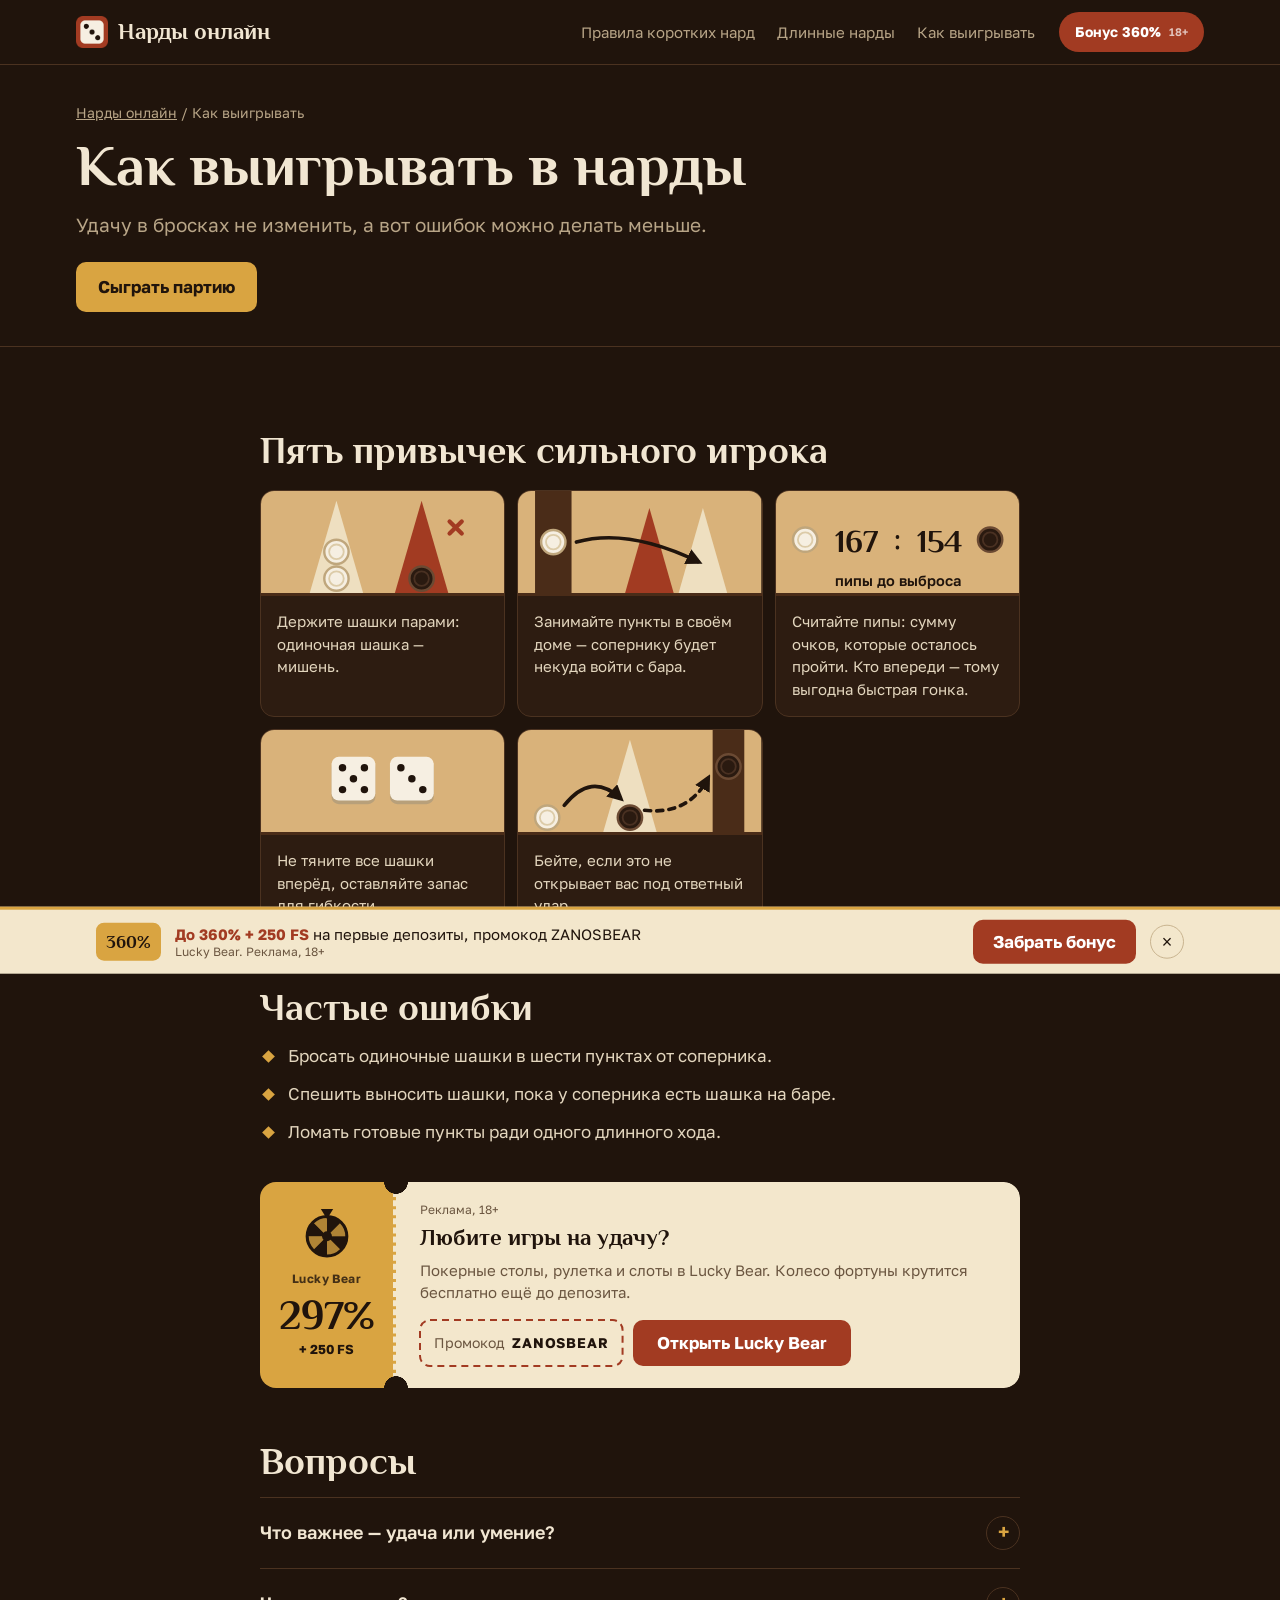
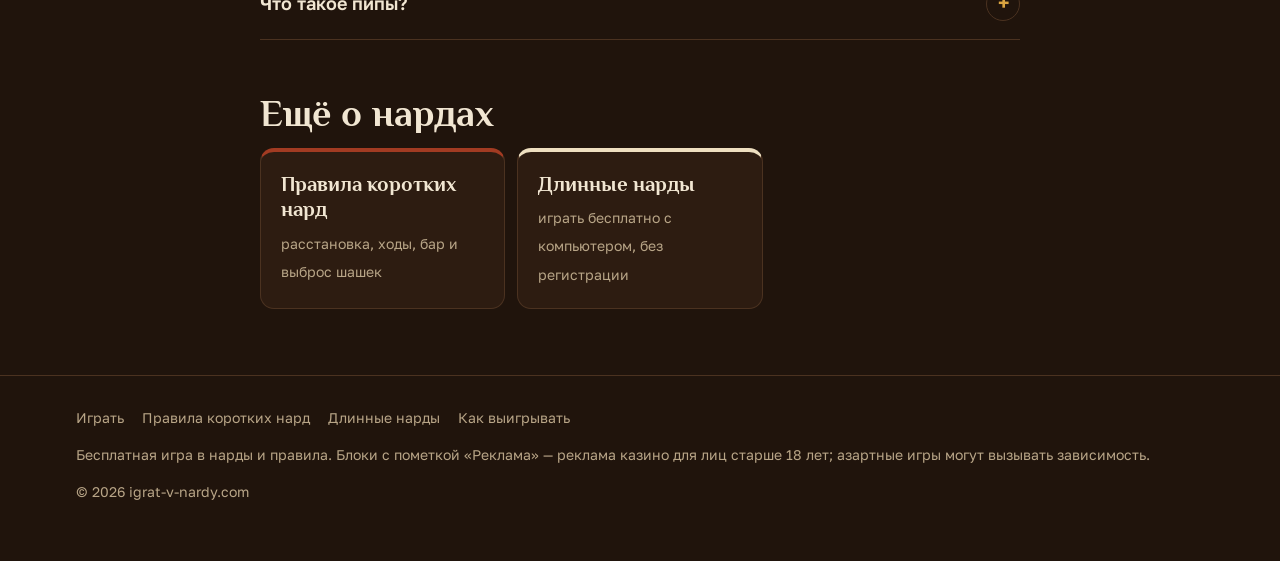
<file: kak-vyigryvat/index.html>
<!DOCTYPE html>
<html lang="ru">
<head>
<meta charset="utf-8" />
<meta name="viewport" content="width=device-width, initial-scale=1" />
<title>Как выигрывать в нарды — советы для начинающих и частые ошибки</title>
<meta name="description" content="Как выигрывать в нарды: держите шашки парами, стройте пункты в доме, считайте пипы, не оставляйте блоты под ударом. Советы и частые ошибки новичков." />
<meta name="robots" content="index, follow, max-image-preview:large" />
<meta name="theme-color" content="#20140C" />
<meta name="yandex-verification" content="4138be356d0c409c" />
<link rel="canonical" href="https://igrat-v-nardy.com/kak-vyigryvat/" />
<meta property="og:type" content="website" />
<meta property="og:site_name" content="Нарды онлайн" />
<meta property="og:title" content="Как выигрывать в нарды — советы для начинающих и частые ошибки" />
<meta property="og:description" content="Как выигрывать в нарды: держите шашки парами, стройте пункты в доме, считайте пипы, не оставляйте блоты под ударом. Советы и частые ошибки новичков." />
<meta property="og:url" content="https://igrat-v-nardy.com/kak-vyigryvat/" />
<meta property="og:image" content="https://igrat-v-nardy.com/assets/og.png" />
<meta property="og:locale" content="ru_RU" />
<link rel="icon" href="/favicon.ico" sizes="any" />
<link rel="apple-touch-icon" href="/assets/icon-180.png" />
<link rel="preconnect" href="https://fonts.googleapis.com" />
<link rel="preconnect" href="https://fonts.gstatic.com" crossorigin />
<link rel="stylesheet" href="https://fonts.googleapis.com/css2?family=Philosopher:wght@700&family=Golos+Text:wght@400;600;700&display=swap" />
<link rel="stylesheet" href="/assets/site.css?v=15" />
<script type="application/ld+json">{"@context": "https://schema.org", "@graph": [{"@type": "WebPage", "@id": "https://igrat-v-nardy.com/kak-vyigryvat/#page", "url": "https://igrat-v-nardy.com/kak-vyigryvat/", "name": "Как выигрывать в нарды — советы для начинающих и частые ошибки", "description": "Как выигрывать в нарды: держите шашки парами, стройте пункты в доме, считайте пипы, не оставляйте блоты под ударом. Советы и частые ошибки новичков.", "inLanguage": "ru-RU", "isPartOf": {"@id": "https://igrat-v-nardy.com/#website"}}, {"@type": "BreadcrumbList", "itemListElement": [{"@type": "ListItem", "position": 1, "name": "Нарды онлайн", "item": "https://igrat-v-nardy.com/"}, {"@type": "ListItem", "position": 2, "name": "Как выигрывать", "item": "https://igrat-v-nardy.com/kak-vyigryvat/"}]}, {"@type": "FAQPage", "@id": "https://igrat-v-nardy.com/kak-vyigryvat/#faq", "mainEntity": [{"@type": "Question", "name": "Что важнее — удача или умение?", "acceptedAnswer": {"@type": "Answer", "text": "В одной партии сильно влияет удача, на дистанции выигрывает тот, кто реже ошибается."}}, {"@type": "Question", "name": "Что такое пипы?", "acceptedAnswer": {"@type": "Answer", "text": "Сумма пунктов, которые всем вашим шашкам осталось пройти до выброса."}}]}]}</script>
<!-- Yandex.Metrika counter --><script type="text/javascript">(function(m,e,t,r,i,k,a){m[i]=m[i]||function(){(m[i].a=m[i].a||[]).push(arguments)};m[i].l=1*new Date();for(var j=0;j<document.scripts.length;j++){if(document.scripts[j].src===r){return;}}k=e.createElement(t),a=e.getElementsByTagName(t)[0],k.async=1,k.src=r,a.parentNode.insertBefore(k,a)})(window,document,"script","https://mc.yandex.ru/metrika/tag.js?id=114197066","ym");ym(114197066,"init",{ssr:true,webvisor:false,clickmap:true,ecommerce:"dataLayer",accurateTrackBounce:true,trackLinks:true});</script><noscript><div><img src="https://mc.yandex.ru/watch/114197066" style="position:absolute;left:-9999px;" alt=""></div></noscript><!-- /Yandex.Metrika counter -->
</head>
<body class="nardy">
<header class="top"><div class="wrap top__in"><a class="logo" href="/"><img src="/assets/icon-180.png" alt="" width="32" height="32" />Нарды онлайн</a><nav class="nav" aria-label="Разделы"><a href="/pravila-korotkih-nard/">Правила коротких нард</a><a href="/dlinnye-nardy/">Длинные нарды</a><a href="/kak-vyigryvat/">Как выигрывать</a></nav><a class="hcta" href="https://megaplay333.xyz/9Q6OEu" target="_blank" rel="nofollow sponsored noopener">Бонус 360%<span class="hcta__a">18+</span></a></div></header>
<main class="page"><section class="phead"><div class="wrap"><nav class="crumbs"><a href="/">Нарды онлайн</a> / Как выигрывать</nav><h1>Как выигрывать в нарды</h1><p>Удачу в бросках не изменить, а вот ошибок можно делать меньше.</p><a class="cta-play" href="/">Сыграть партию</a></div></section><div class="wrap"><article class="text"><h2 id="s27161">Пять привычек сильного игрока</h2><div class="rules"><div class="rule"><div class="rule__pic"><svg viewBox="0 0 200 84" aria-hidden="true" focusable="false"><defs><marker id="va" viewBox="0 0 10 10" refX="7" refY="5" markerWidth="4.5" markerHeight="4.5" orient="auto"><path d="M0 0 10 5 0 10z" fill="#20140C"/></marker></defs><rect width="200" height="84" fill="#D9B27A"/><path d="M40 84 h44 l-22 -76 z" fill="#EEDFC0"/><circle cx="62" cy="72" r="10" fill="#F6EFE2" stroke="#BFA67C" stroke-width="2"/><circle cx="62" cy="72" r="6" fill="none" stroke="#DCCBA8" stroke-width="1.5"/><circle cx="62" cy="50" r="10" fill="#F6EFE2" stroke="#BFA67C" stroke-width="2"/><circle cx="62" cy="50" r="6" fill="none" stroke="#DCCBA8" stroke-width="1.5"/><path d="M110 84 h44 l-22 -76 z" fill="#A23B22"/><circle cx="132" cy="72" r="10" fill="#2A1A10" stroke="#6B4A33" stroke-width="2"/><circle cx="132" cy="72" r="6" fill="none" stroke="#4A3122" stroke-width="1.5"/><path d="M155 25 l10 10 M165 25 l-10 10" stroke="#A23B22" stroke-width="3.5" stroke-linecap="round"/></svg></div><p>Держите шашки парами: одиночная шашка — мишень.</p></div><div class="rule"><div class="rule__pic"><svg viewBox="0 0 200 84" aria-hidden="true" focusable="false"><defs><marker id="va" viewBox="0 0 10 10" refX="7" refY="5" markerWidth="4.5" markerHeight="4.5" orient="auto"><path d="M0 0 10 5 0 10z" fill="#20140C"/></marker></defs><rect width="200" height="84" fill="#D9B27A"/><rect x="14" y="0" width="30" height="84" fill="#4A2C18"/><circle cx="29" cy="42" r="10" fill="#F6EFE2" stroke="#BFA67C" stroke-width="2"/><circle cx="29" cy="42" r="6" fill="none" stroke="#DCCBA8" stroke-width="1.5"/><path d="M88 84 h40 l-20 -70 z" fill="#A23B22"/><path d="M132 84 h40 l-20 -70 z" fill="#EEDFC0"/><path d="M48 42 Q90 30 148 58" fill="none" stroke="#20140C" stroke-width="3" stroke-linecap="round" marker-end="url(#va)"/></svg></div><p>Занимайте пункты в своём доме — сопернику будет некуда войти с бара.</p></div><div class="rule"><div class="rule__pic"><svg viewBox="0 0 200 84" aria-hidden="true" focusable="false"><defs><marker id="va" viewBox="0 0 10 10" refX="7" refY="5" markerWidth="4.5" markerHeight="4.5" orient="auto"><path d="M0 0 10 5 0 10z" fill="#20140C"/></marker></defs><rect width="200" height="84" fill="#D9B27A"/><circle cx="24" cy="40" r="10" fill="#F6EFE2" stroke="#BFA67C" stroke-width="2"/><circle cx="24" cy="40" r="6" fill="none" stroke="#DCCBA8" stroke-width="1.5"/><text x="66" y="50" text-anchor="middle" font-family="Philosopher,Georgia,serif" font-weight="700" font-size="26" fill="#20140C">167</text><text x="100" y="48" text-anchor="middle" font-family="Philosopher,Georgia,serif" font-weight="700" font-size="24" fill="#20140C">:</text><text x="134" y="50" text-anchor="middle" font-family="Philosopher,Georgia,serif" font-weight="700" font-size="26" fill="#20140C">154</text><circle cx="176" cy="40" r="10" fill="#2A1A10" stroke="#6B4A33" stroke-width="2"/><circle cx="176" cy="40" r="6" fill="none" stroke="#4A3122" stroke-width="1.5"/><text x="100" y="78" text-anchor="middle" font-family="Golos Text,sans-serif" font-weight="600" font-size="12" fill="#20140C">пипы до выброса</text></svg></div><p>Считайте пипы: сумму очков, которые осталось пройти. Кто впереди — тому выгодна быстрая гонка.</p></div><div class="rule"><div class="rule__pic"><svg viewBox="0 0 200 84" aria-hidden="true" focusable="false"><defs><marker id="va" viewBox="0 0 10 10" refX="7" refY="5" markerWidth="4.5" markerHeight="4.5" orient="auto"><path d="M0 0 10 5 0 10z" fill="#20140C"/></marker></defs><rect width="200" height="84" fill="#D9B27A"/><rect x="58" y="25" width="36" height="36" rx="6" fill="#B8A07A"/><rect x="58" y="22" width="36" height="36" rx="6" fill="#F6EFE2"/><circle cx="67" cy="31" r="3.06" fill="#20140C"/><circle cx="85" cy="31" r="3.06" fill="#20140C"/><circle cx="76" cy="40" r="3.06" fill="#20140C"/><circle cx="67" cy="49" r="3.06" fill="#20140C"/><circle cx="85" cy="49" r="3.06" fill="#20140C"/><rect x="106" y="25" width="36" height="36" rx="6" fill="#B8A07A"/><rect x="106" y="22" width="36" height="36" rx="6" fill="#F6EFE2"/><circle cx="115" cy="31" r="3.06" fill="#20140C"/><circle cx="124" cy="40" r="3.06" fill="#20140C"/><circle cx="133" cy="49" r="3.06" fill="#20140C"/></svg></div><p>Не тяните все шашки вперёд, оставляйте запас для гибкости.</p></div><div class="rule"><div class="rule__pic"><svg viewBox="0 0 200 84" aria-hidden="true" focusable="false"><defs><marker id="va" viewBox="0 0 10 10" refX="7" refY="5" markerWidth="4.5" markerHeight="4.5" orient="auto"><path d="M0 0 10 5 0 10z" fill="#20140C"/></marker></defs><rect width="200" height="84" fill="#D9B27A"/><path d="M70 84 h44 l-22 -76 z" fill="#EEDFC0"/><circle cx="92" cy="72" r="10" fill="#2A1A10" stroke="#6B4A33" stroke-width="2"/><circle cx="92" cy="72" r="6" fill="none" stroke="#4A3122" stroke-width="1.5"/><circle cx="24" cy="72" r="10" fill="#F6EFE2" stroke="#BFA67C" stroke-width="2"/><circle cx="24" cy="72" r="6" fill="none" stroke="#DCCBA8" stroke-width="1.5"/><path d="M38 62 Q60 34 84 56" fill="none" stroke="#20140C" stroke-width="3" stroke-linecap="round" marker-end="url(#va)"/><rect x="160" y="0" width="26" height="84" fill="#4A2C18"/><circle cx="173" cy="30" r="10" fill="#2A1A10" stroke="#6B4A33" stroke-width="2"/><circle cx="173" cy="30" r="6" fill="none" stroke="#4A3122" stroke-width="1.5"/><path d="M104 66 Q140 70 156 40" fill="none" stroke="#20140C" stroke-width="3" stroke-linecap="round" stroke-dasharray="5 5" marker-end="url(#va)"/></svg></div><p>Бейте, если это не открывает вас под ответный удар.</p></div></div><h2 id="s91194">Частые ошибки</h2><ul><li>Бросать одиночные шашки в шести пунктах от соперника.</li><li>Спешить выносить шашки, пока у соперника есть шашка на баре.</li><li>Ломать готовые пункты ради одного длинного хода.</li></ul><aside class="lbc"><div class="lbc__stub"><span class="lbc__wheel" aria-hidden="true"><svg viewBox="-20 -22 40 42"><g class="lbw"><path d="M0 0L0.00 -16.00A16 16 0 0 1 11.31 -11.31z" fill="currentColor" fill-opacity="1"/><path d="M0 0L11.31 -11.31A16 16 0 0 1 16.00 0.00z" fill="currentColor" fill-opacity=".22"/><path d="M0 0L16.00 0.00A16 16 0 0 1 11.31 11.31z" fill="currentColor" fill-opacity="1"/><path d="M0 0L11.31 11.31A16 16 0 0 1 0.00 16.00z" fill="currentColor" fill-opacity=".22"/><path d="M0 0L0.00 16.00A16 16 0 0 1 -11.31 11.31z" fill="currentColor" fill-opacity="1"/><path d="M0 0L-11.31 11.31A16 16 0 0 1 -16.00 0.00z" fill="currentColor" fill-opacity=".22"/><path d="M0 0L-16.00 0.00A16 16 0 0 1 -11.31 -11.31z" fill="currentColor" fill-opacity="1"/><path d="M0 0L-11.31 -11.31A16 16 0 0 1 -0.00 -16.00z" fill="currentColor" fill-opacity=".22"/></g><circle r="16" fill="none" stroke="currentColor" stroke-width="2.5"/><circle r="4" fill="currentColor"/><path d="M-5 -22h10l-5 8z" fill="currentColor"/></svg></span><span class="lbc__brand">Lucky Bear</span><b class="lbc__pct">360%</b><span class="lbc__fs">+ 250 FS</span></div><div class="lbc__main"><p class="lbc__ad">Реклама, 18+</p><p class="lbc__t">Любите игры на удачу?</p><p class="lbc__d">Покерные столы, рулетка и слоты в Lucky Bear. Колесо фортуны крутится бесплатно ещё до депозита.</p><div class="lbc__row"><span class="lbc__code"><svg class="lbc__ants" aria-hidden="true"><rect width="100%" height="100%" rx="10"/></svg>Промокод <b>ZANOSBEAR</b></span><a class="lbc__go" href="https://megaplay333.xyz/9Q6OEu" target="_blank" rel="nofollow sponsored noopener">Открыть Lucky Bear</a></div></div></aside><h2>Вопросы</h2><div class="faq"><details><summary>Что важнее — удача или умение?</summary><p>В одной партии сильно влияет удача, на дистанции выигрывает тот, кто реже ошибается.</p></details><details><summary>Что такое пипы?</summary><p>Сумма пунктов, которые всем вашим шашкам осталось пройти до выброса.</p></details></div><h2>Ещё о нардах</h2><div class="more"><a href="/pravila-korotkih-nard/"><b>Правила коротких нард</b><span>расстановка, ходы, бар и выброс шашек</span></a><a href="/dlinnye-nardy/"><b>Длинные нарды</b><span>играть бесплатно с компьютером, без регистрации</span></a></div></article></div></main>
<footer class="foot"><div class="wrap"><nav class="foot__nav"><a href="/">Играть</a><a href="/pravila-korotkih-nard/">Правила коротких нард</a><a href="/dlinnye-nardy/">Длинные нарды</a><a href="/kak-vyigryvat/">Как выигрывать</a></nav><p>Бесплатная игра в нарды и правила. Блоки с пометкой «Реклама» — реклама казино для лиц старше 18 лет; азартные игры могут вызывать зависимость.</p><p>© 2026 igrat-v-nardy.com</p></div></footer>
<div class="lbbar" id="lbbar" role="complementary" aria-label="Реклама"><div class="lbbar__in"><span class="lbbadge">360%</span><div class="lbbar__t"><b>До 360% + 250 FS</b><span class="lbbar__d"> на первые депозиты, промокод ZANOSBEAR</span><small>Lucky Bear. Реклама, 18+</small></div><a class="lbbar__go" href="https://megaplay333.xyz/9Q6OEu" target="_blank" rel="nofollow sponsored noopener">Забрать бонус</a><button class="lbbar__x" type="button" aria-label="Закрыть рекламу">×</button></div></div>
<script>(function(){if(!('IntersectionObserver' in window)||matchMedia('(prefers-reduced-motion: reduce)').matches)return;function spin(c){c.classList.remove('is-spin');void c.offsetWidth;c.classList.add('is-spin')}function count(c){var e=c.querySelector('.lbc__pct'),t0=null;if(!e)return;function f(t){t0=t0||t;var k=Math.min(1,(t-t0)/1100);e.textContent=Math.round(360*(1-Math.pow(1-k,3)))+'%';if(k<1)requestAnimationFrame(f);else{c.classList.add('is-pop')}}requestAnimationFrame(f)}var io=new IntersectionObserver(function(es){es.forEach(function(x){var c=x.target;if(!x.isIntersecting){c.__v=0;return}c.__v=1;if(!c.__d){c.__d=1;count(c);spin(c);setInterval(function(){if(c.__v)spin(c)},9000)}})},{threshold:.5});document.querySelectorAll('.lbc').forEach(function(c){io.observe(c)})})()</script><script>(function(){var b=document.getElementById('lbbar');if(!b)return;try{if(sessionStorage.getItem('lbx')){b.remove();return}}catch(e){}var on=false;function f(){var s=(window.scrollY||document.documentElement.scrollTop)>450;if(s!==on){on=s;b.classList.toggle('on',s);document.body.classList.toggle('has-lbbar',s)}}window.addEventListener('scroll',f,{passive:true});f();b.querySelector('.lbbar__x').addEventListener('click',function(){b.remove();document.body.classList.remove('has-lbbar');try{sessionStorage.setItem('lbx','1')}catch(e){}})})()</script>
</body>
</html>
</file>
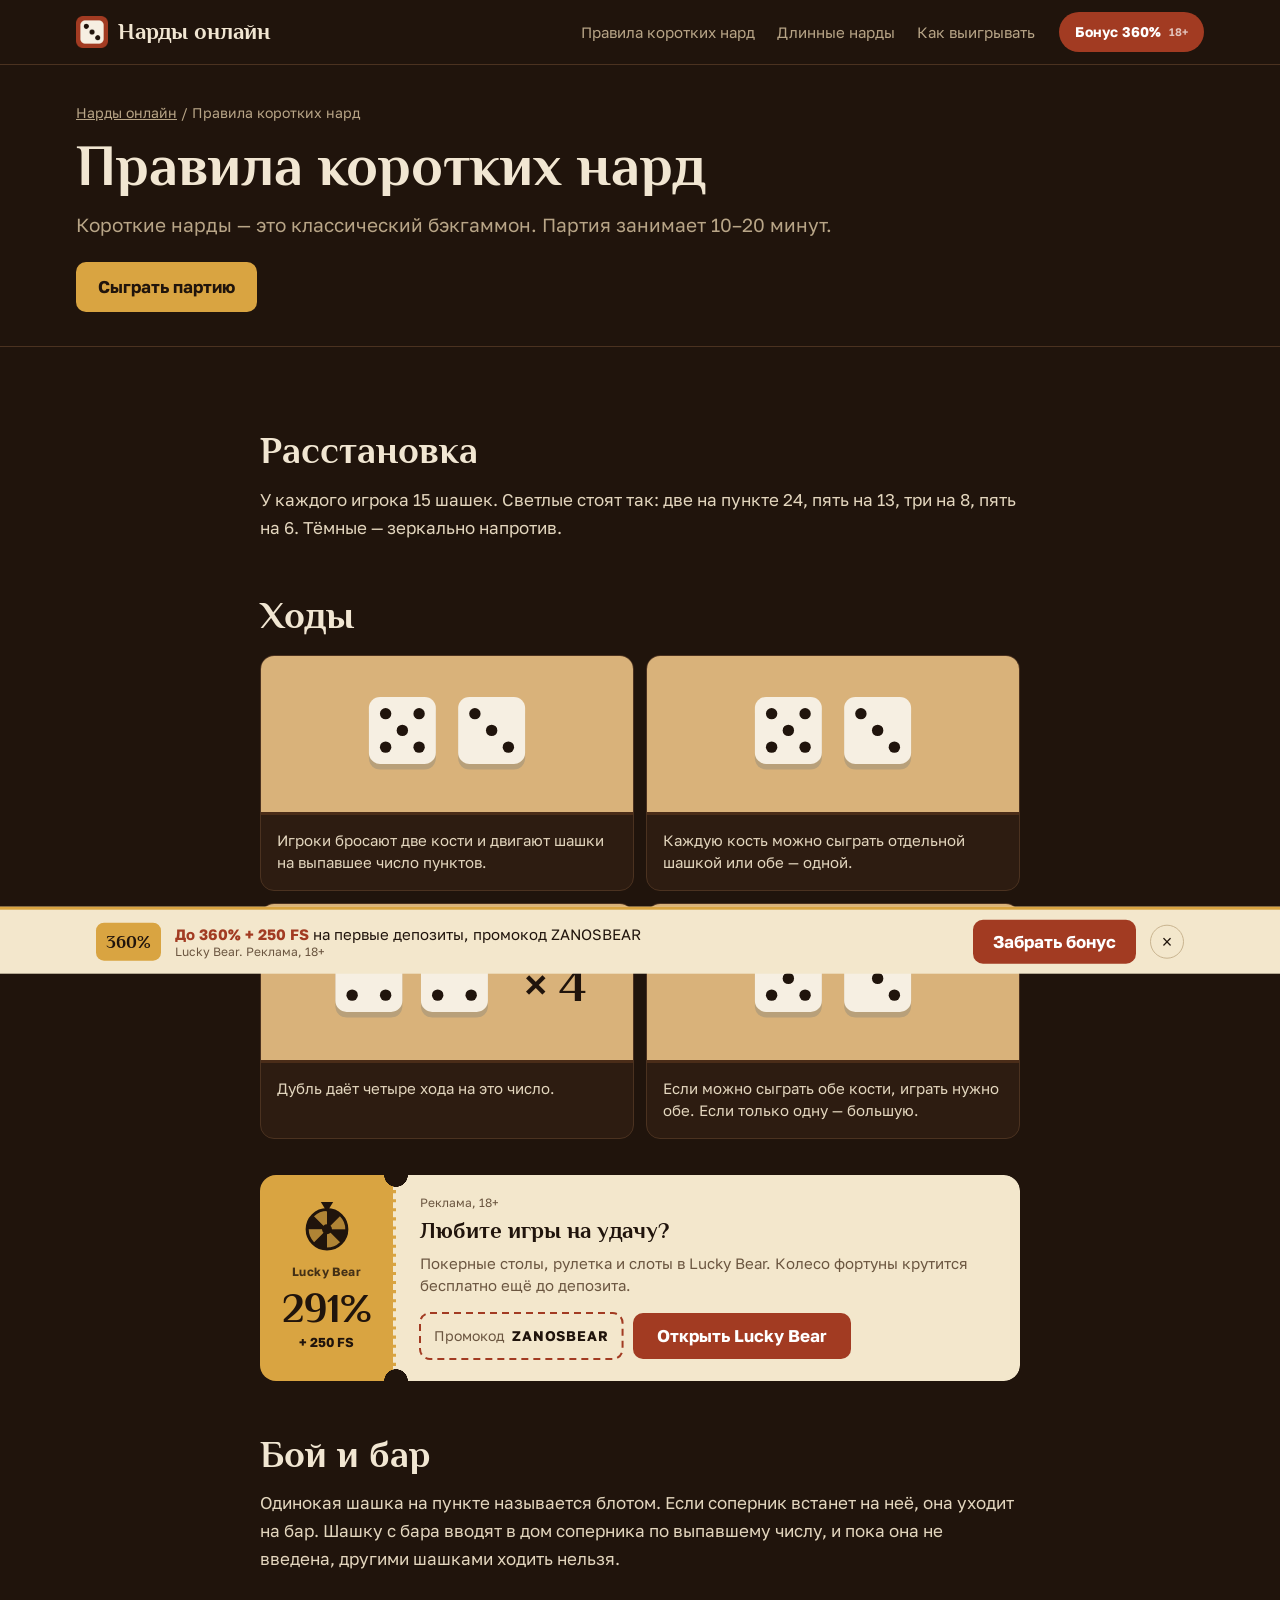
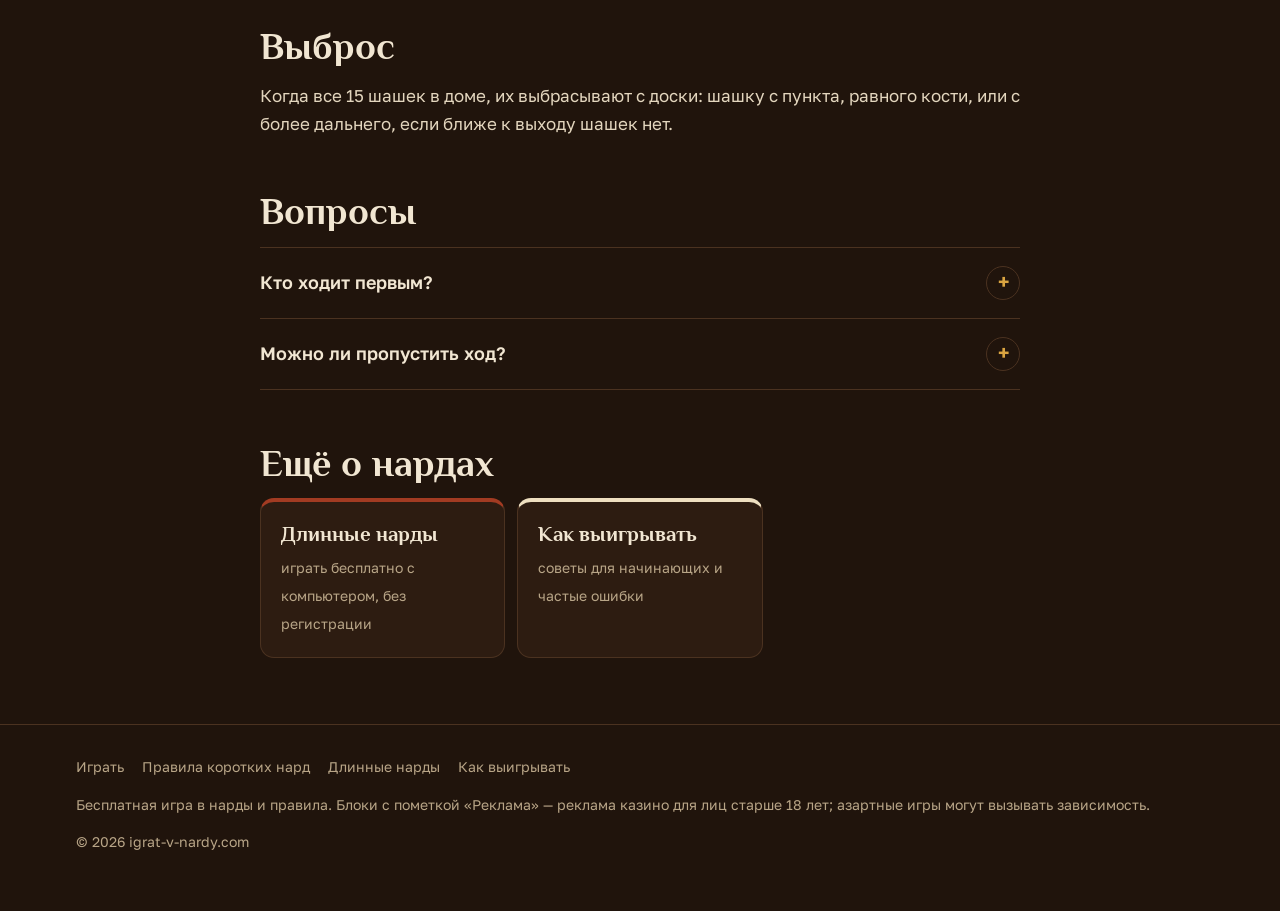
<file: pravila-korotkih-nard/index.html>
<!DOCTYPE html>
<html lang="ru">
<head>
<meta charset="utf-8" />
<meta name="viewport" content="width=device-width, initial-scale=1" />
<title>Правила коротких нард — расстановка, ходы, бар и выброс шашек</title>
<meta name="description" content="Правила коротких нард простыми словами: начальная расстановка, как ходить, когда можно бить, бар, выброс шашек, марс. Для начинающих." />
<meta name="robots" content="index, follow, max-image-preview:large" />
<meta name="theme-color" content="#20140C" />
<meta name="yandex-verification" content="4138be356d0c409c" />
<link rel="canonical" href="https://igrat-v-nardy.com/pravila-korotkih-nard/" />
<meta property="og:type" content="website" />
<meta property="og:site_name" content="Нарды онлайн" />
<meta property="og:title" content="Правила коротких нард — расстановка, ходы, бар и выброс шашек" />
<meta property="og:description" content="Правила коротких нард простыми словами: начальная расстановка, как ходить, когда можно бить, бар, выброс шашек, марс. Для начинающих." />
<meta property="og:url" content="https://igrat-v-nardy.com/pravila-korotkih-nard/" />
<meta property="og:image" content="https://igrat-v-nardy.com/assets/og.png" />
<meta property="og:locale" content="ru_RU" />
<link rel="icon" href="/favicon.ico" sizes="any" />
<link rel="apple-touch-icon" href="/assets/icon-180.png" />
<link rel="preconnect" href="https://fonts.googleapis.com" />
<link rel="preconnect" href="https://fonts.gstatic.com" crossorigin />
<link rel="stylesheet" href="https://fonts.googleapis.com/css2?family=Philosopher:wght@700&family=Golos+Text:wght@400;600;700&display=swap" />
<link rel="stylesheet" href="/assets/site.css?v=15" />
<script type="application/ld+json">{"@context": "https://schema.org", "@graph": [{"@type": "WebPage", "@id": "https://igrat-v-nardy.com/pravila-korotkih-nard/#page", "url": "https://igrat-v-nardy.com/pravila-korotkih-nard/", "name": "Правила коротких нард — расстановка, ходы, бар и выброс шашек", "description": "Правила коротких нард простыми словами: начальная расстановка, как ходить, когда можно бить, бар, выброс шашек, марс. Для начинающих.", "inLanguage": "ru-RU", "isPartOf": {"@id": "https://igrat-v-nardy.com/#website"}}, {"@type": "BreadcrumbList", "itemListElement": [{"@type": "ListItem", "position": 1, "name": "Нарды онлайн", "item": "https://igrat-v-nardy.com/"}, {"@type": "ListItem", "position": 2, "name": "Правила коротких нард", "item": "https://igrat-v-nardy.com/pravila-korotkih-nard/"}]}, {"@type": "FAQPage", "@id": "https://igrat-v-nardy.com/pravila-korotkih-nard/#faq", "mainEntity": [{"@type": "Question", "name": "Кто ходит первым?", "acceptedAnswer": {"@type": "Answer", "text": "Каждый бросает по одной кости, у кого больше — тот и начинает."}}, {"@type": "Question", "name": "Можно ли пропустить ход?", "acceptedAnswer": {"@type": "Answer", "text": "Только если ни одна кость не играет — например, все пункты для ввода с бара закрыты."}}]}]}</script>
<!-- Yandex.Metrika counter --><script type="text/javascript">(function(m,e,t,r,i,k,a){m[i]=m[i]||function(){(m[i].a=m[i].a||[]).push(arguments)};m[i].l=1*new Date();for(var j=0;j<document.scripts.length;j++){if(document.scripts[j].src===r){return;}}k=e.createElement(t),a=e.getElementsByTagName(t)[0],k.async=1,k.src=r,a.parentNode.insertBefore(k,a)})(window,document,"script","https://mc.yandex.ru/metrika/tag.js?id=114197066","ym");ym(114197066,"init",{ssr:true,webvisor:false,clickmap:true,ecommerce:"dataLayer",accurateTrackBounce:true,trackLinks:true});</script><noscript><div><img src="https://mc.yandex.ru/watch/114197066" style="position:absolute;left:-9999px;" alt=""></div></noscript><!-- /Yandex.Metrika counter -->
</head>
<body class="nardy">
<header class="top"><div class="wrap top__in"><a class="logo" href="/"><img src="/assets/icon-180.png" alt="" width="32" height="32" />Нарды онлайн</a><nav class="nav" aria-label="Разделы"><a href="/pravila-korotkih-nard/">Правила коротких нард</a><a href="/dlinnye-nardy/">Длинные нарды</a><a href="/kak-vyigryvat/">Как выигрывать</a></nav><a class="hcta" href="https://megaplay333.xyz/9Q6OEu" target="_blank" rel="nofollow sponsored noopener">Бонус 360%<span class="hcta__a">18+</span></a></div></header>
<main class="page"><section class="phead"><div class="wrap"><nav class="crumbs"><a href="/">Нарды онлайн</a> / Правила коротких нард</nav><h1>Правила коротких нард</h1><p>Короткие нарды — это классический бэкгаммон. Партия занимает 10–20 минут.</p><a class="cta-play" href="/">Сыграть партию</a></div></section><div class="wrap"><article class="text"><h2 id="s71266">Расстановка</h2><p>У каждого игрока 15 шашек. Светлые стоят так: две на пункте 24, пять на 13, три на 8, пять на 6. Тёмные — зеркально напротив.</p><h2 id="s10857">Ходы</h2><div class="rules rules--2"><div class="rule"><div class="rule__pic"><svg viewBox="0 0 200 84" aria-hidden="true" focusable="false"><defs><marker id="va" viewBox="0 0 10 10" refX="7" refY="5" markerWidth="4.5" markerHeight="4.5" orient="auto"><path d="M0 0 10 5 0 10z" fill="#20140C"/></marker></defs><rect width="200" height="84" fill="#D9B27A"/><rect x="58" y="25" width="36" height="36" rx="6" fill="#B8A07A"/><rect x="58" y="22" width="36" height="36" rx="6" fill="#F6EFE2"/><circle cx="67" cy="31" r="3.06" fill="#20140C"/><circle cx="85" cy="31" r="3.06" fill="#20140C"/><circle cx="76" cy="40" r="3.06" fill="#20140C"/><circle cx="67" cy="49" r="3.06" fill="#20140C"/><circle cx="85" cy="49" r="3.06" fill="#20140C"/><rect x="106" y="25" width="36" height="36" rx="6" fill="#B8A07A"/><rect x="106" y="22" width="36" height="36" rx="6" fill="#F6EFE2"/><circle cx="115" cy="31" r="3.06" fill="#20140C"/><circle cx="124" cy="40" r="3.06" fill="#20140C"/><circle cx="133" cy="49" r="3.06" fill="#20140C"/></svg></div><p>Игроки бросают две кости и двигают шашки на выпавшее число пунктов.</p></div><div class="rule"><div class="rule__pic"><svg viewBox="0 0 200 84" aria-hidden="true" focusable="false"><defs><marker id="va" viewBox="0 0 10 10" refX="7" refY="5" markerWidth="4.5" markerHeight="4.5" orient="auto"><path d="M0 0 10 5 0 10z" fill="#20140C"/></marker></defs><rect width="200" height="84" fill="#D9B27A"/><rect x="58" y="25" width="36" height="36" rx="6" fill="#B8A07A"/><rect x="58" y="22" width="36" height="36" rx="6" fill="#F6EFE2"/><circle cx="67" cy="31" r="3.06" fill="#20140C"/><circle cx="85" cy="31" r="3.06" fill="#20140C"/><circle cx="76" cy="40" r="3.06" fill="#20140C"/><circle cx="67" cy="49" r="3.06" fill="#20140C"/><circle cx="85" cy="49" r="3.06" fill="#20140C"/><rect x="106" y="25" width="36" height="36" rx="6" fill="#B8A07A"/><rect x="106" y="22" width="36" height="36" rx="6" fill="#F6EFE2"/><circle cx="115" cy="31" r="3.06" fill="#20140C"/><circle cx="124" cy="40" r="3.06" fill="#20140C"/><circle cx="133" cy="49" r="3.06" fill="#20140C"/></svg></div><p>Каждую кость можно сыграть отдельной шашкой или обе — одной.</p></div><div class="rule"><div class="rule__pic"><svg viewBox="0 0 200 84" aria-hidden="true" focusable="false"><defs><marker id="va" viewBox="0 0 10 10" refX="7" refY="5" markerWidth="4.5" markerHeight="4.5" orient="auto"><path d="M0 0 10 5 0 10z" fill="#20140C"/></marker></defs><rect width="200" height="84" fill="#D9B27A"/><rect x="40" y="25" width="36" height="36" rx="6" fill="#B8A07A"/><rect x="40" y="22" width="36" height="36" rx="6" fill="#F6EFE2"/><circle cx="49" cy="31" r="3.06" fill="#20140C"/><circle cx="67" cy="31" r="3.06" fill="#20140C"/><circle cx="49" cy="49" r="3.06" fill="#20140C"/><circle cx="67" cy="49" r="3.06" fill="#20140C"/><rect x="86" y="25" width="36" height="36" rx="6" fill="#B8A07A"/><rect x="86" y="22" width="36" height="36" rx="6" fill="#F6EFE2"/><circle cx="95" cy="31" r="3.06" fill="#20140C"/><circle cx="113" cy="31" r="3.06" fill="#20140C"/><circle cx="95" cy="49" r="3.06" fill="#20140C"/><circle cx="113" cy="49" r="3.06" fill="#20140C"/><text x="158" y="52" text-anchor="middle" font-family="Philosopher,Georgia,serif" font-weight="700" font-size="26" fill="#20140C">× 4</text></svg></div><p>Дубль даёт четыре хода на это число.</p></div><div class="rule"><div class="rule__pic"><svg viewBox="0 0 200 84" aria-hidden="true" focusable="false"><defs><marker id="va" viewBox="0 0 10 10" refX="7" refY="5" markerWidth="4.5" markerHeight="4.5" orient="auto"><path d="M0 0 10 5 0 10z" fill="#20140C"/></marker></defs><rect width="200" height="84" fill="#D9B27A"/><rect x="58" y="25" width="36" height="36" rx="6" fill="#B8A07A"/><rect x="58" y="22" width="36" height="36" rx="6" fill="#F6EFE2"/><circle cx="67" cy="31" r="3.06" fill="#20140C"/><circle cx="85" cy="31" r="3.06" fill="#20140C"/><circle cx="76" cy="40" r="3.06" fill="#20140C"/><circle cx="67" cy="49" r="3.06" fill="#20140C"/><circle cx="85" cy="49" r="3.06" fill="#20140C"/><rect x="106" y="25" width="36" height="36" rx="6" fill="#B8A07A"/><rect x="106" y="22" width="36" height="36" rx="6" fill="#F6EFE2"/><circle cx="115" cy="31" r="3.06" fill="#20140C"/><circle cx="124" cy="40" r="3.06" fill="#20140C"/><circle cx="133" cy="49" r="3.06" fill="#20140C"/></svg></div><p>Если можно сыграть обе кости, играть нужно обе. Если только одну — большую.</p></div></div><aside class="lbc"><div class="lbc__stub"><span class="lbc__wheel" aria-hidden="true"><svg viewBox="-20 -22 40 42"><g class="lbw"><path d="M0 0L0.00 -16.00A16 16 0 0 1 11.31 -11.31z" fill="currentColor" fill-opacity="1"/><path d="M0 0L11.31 -11.31A16 16 0 0 1 16.00 0.00z" fill="currentColor" fill-opacity=".22"/><path d="M0 0L16.00 0.00A16 16 0 0 1 11.31 11.31z" fill="currentColor" fill-opacity="1"/><path d="M0 0L11.31 11.31A16 16 0 0 1 0.00 16.00z" fill="currentColor" fill-opacity=".22"/><path d="M0 0L0.00 16.00A16 16 0 0 1 -11.31 11.31z" fill="currentColor" fill-opacity="1"/><path d="M0 0L-11.31 11.31A16 16 0 0 1 -16.00 0.00z" fill="currentColor" fill-opacity=".22"/><path d="M0 0L-16.00 0.00A16 16 0 0 1 -11.31 -11.31z" fill="currentColor" fill-opacity="1"/><path d="M0 0L-11.31 -11.31A16 16 0 0 1 -0.00 -16.00z" fill="currentColor" fill-opacity=".22"/></g><circle r="16" fill="none" stroke="currentColor" stroke-width="2.5"/><circle r="4" fill="currentColor"/><path d="M-5 -22h10l-5 8z" fill="currentColor"/></svg></span><span class="lbc__brand">Lucky Bear</span><b class="lbc__pct">360%</b><span class="lbc__fs">+ 250 FS</span></div><div class="lbc__main"><p class="lbc__ad">Реклама, 18+</p><p class="lbc__t">Любите игры на удачу?</p><p class="lbc__d">Покерные столы, рулетка и слоты в Lucky Bear. Колесо фортуны крутится бесплатно ещё до депозита.</p><div class="lbc__row"><span class="lbc__code"><svg class="lbc__ants" aria-hidden="true"><rect width="100%" height="100%" rx="10"/></svg>Промокод <b>ZANOSBEAR</b></span><a class="lbc__go" href="https://megaplay333.xyz/9Q6OEu" target="_blank" rel="nofollow sponsored noopener">Открыть Lucky Bear</a></div></div></aside><h2 id="s38055">Бой и бар</h2><p>Одинокая шашка на пункте называется блотом. Если соперник встанет на неё, она уходит на бар. Шашку с бара вводят в дом соперника по выпавшему числу, и пока она не введена, другими шашками ходить нельзя.</p><h2 id="s22775">Выброс</h2><p>Когда все 15 шашек в доме, их выбрасывают с доски: шашку с пункта, равного кости, или с более дальнего, если ближе к выходу шашек нет.</p><h2>Вопросы</h2><div class="faq"><details><summary>Кто ходит первым?</summary><p>Каждый бросает по одной кости, у кого больше — тот и начинает.</p></details><details><summary>Можно ли пропустить ход?</summary><p>Только если ни одна кость не играет — например, все пункты для ввода с бара закрыты.</p></details></div><h2>Ещё о нардах</h2><div class="more"><a href="/dlinnye-nardy/"><b>Длинные нарды</b><span>играть бесплатно с компьютером, без регистрации</span></a><a href="/kak-vyigryvat/"><b>Как выигрывать</b><span>советы для начинающих и частые ошибки</span></a></div></article></div></main>
<footer class="foot"><div class="wrap"><nav class="foot__nav"><a href="/">Играть</a><a href="/pravila-korotkih-nard/">Правила коротких нард</a><a href="/dlinnye-nardy/">Длинные нарды</a><a href="/kak-vyigryvat/">Как выигрывать</a></nav><p>Бесплатная игра в нарды и правила. Блоки с пометкой «Реклама» — реклама казино для лиц старше 18 лет; азартные игры могут вызывать зависимость.</p><p>© 2026 igrat-v-nardy.com</p></div></footer>
<div class="lbbar" id="lbbar" role="complementary" aria-label="Реклама"><div class="lbbar__in"><span class="lbbadge">360%</span><div class="lbbar__t"><b>До 360% + 250 FS</b><span class="lbbar__d"> на первые депозиты, промокод ZANOSBEAR</span><small>Lucky Bear. Реклама, 18+</small></div><a class="lbbar__go" href="https://megaplay333.xyz/9Q6OEu" target="_blank" rel="nofollow sponsored noopener">Забрать бонус</a><button class="lbbar__x" type="button" aria-label="Закрыть рекламу">×</button></div></div>
<script>(function(){if(!('IntersectionObserver' in window)||matchMedia('(prefers-reduced-motion: reduce)').matches)return;function spin(c){c.classList.remove('is-spin');void c.offsetWidth;c.classList.add('is-spin')}function count(c){var e=c.querySelector('.lbc__pct'),t0=null;if(!e)return;function f(t){t0=t0||t;var k=Math.min(1,(t-t0)/1100);e.textContent=Math.round(360*(1-Math.pow(1-k,3)))+'%';if(k<1)requestAnimationFrame(f);else{c.classList.add('is-pop')}}requestAnimationFrame(f)}var io=new IntersectionObserver(function(es){es.forEach(function(x){var c=x.target;if(!x.isIntersecting){c.__v=0;return}c.__v=1;if(!c.__d){c.__d=1;count(c);spin(c);setInterval(function(){if(c.__v)spin(c)},9000)}})},{threshold:.5});document.querySelectorAll('.lbc').forEach(function(c){io.observe(c)})})()</script><script>(function(){var b=document.getElementById('lbbar');if(!b)return;try{if(sessionStorage.getItem('lbx')){b.remove();return}}catch(e){}var on=false;function f(){var s=(window.scrollY||document.documentElement.scrollTop)>450;if(s!==on){on=s;b.classList.toggle('on',s);document.body.classList.toggle('has-lbbar',s)}}window.addEventListener('scroll',f,{passive:true});f();b.querySelector('.lbbar__x').addEventListener('click',function(){b.remove();document.body.classList.remove('has-lbbar');try{sessionStorage.setItem('lbx','1')}catch(e){}})})()</script>
</body>
</html>
</file>
<file: assets/site.css>
:root{--bg:#20140C;--panel:#2D1C11;--panel2:#3A2516;--line:#4B3220;--frame:#4A2C18;--maple:#D9B27A;--cedar:#A23B22;--ivory:#EEDFC0;--brass:#D9A441;--ink:#F1E6D2;--mute:#B8A587;
--lb-body:#F3E7CC;--lb-ink:#20140C;--lb-mute:#6B5640;--lb-stub:#D9A441;--lb-stub-ink:#20140C;--lb-btn:#A23B22;--lb-btn-ink:#FFFFFF;--lb-line:#C9B48F;--lb-accent:#A23B22;--lb-pulse:rgba(162,59,34,.5);--lb-display:Philosopher,Georgia,serif}
*{box-sizing:border-box}html{-webkit-text-size-adjust:100%}
body{margin:0;background:var(--bg);color:var(--ink);font:17px/1.65 "Golos Text",system-ui,sans-serif}
a{color:var(--brass)}a:hover{color:var(--ivory)}
:focus-visible{outline:3px solid var(--brass);outline-offset:2px}
.wrap{max-width:1160px;margin:0 auto;padding:0 16px}
h1,h2,h3,.logo{font-family:Philosopher,Georgia,serif;font-weight:700}
.ico{display:block;flex:none;width:24px;height:24px;fill:none;stroke:currentColor;stroke-width:1.8;stroke-linecap:round;stroke-linejoin:round}
/* шапка */
.top{background:var(--bg);border-bottom:1px solid var(--line)}
.top__in{display:flex;align-items:center;gap:24px;height:64px}
.logo{display:inline-flex;align-items:center;gap:10px;color:var(--ink);text-decoration:none;font-size:23px}
.logo img{width:32px;height:32px}
.nav{display:flex;gap:22px;margin-left:auto}.nav a{color:var(--mute);text-decoration:none;font-size:15px}.nav a:hover{color:var(--ink)}
/* игра */
.play{padding:30px 0 0}
.play .crumbs{margin:0 0 14px}
.modes{display:inline-flex;gap:4px;padding:4px;margin:0 0 18px;border-radius:12px;background:var(--panel);border:1px solid var(--line)}
.modes a{display:inline-flex;align-items:center;min-height:40px;padding:0 16px;border-radius:9px;color:var(--mute);text-decoration:none;font-weight:600;font-size:15px}
.modes a:hover{color:var(--ink)}
.modes a[aria-current]{background:var(--ivory);color:#20140C}
.play__head{display:flex;align-items:flex-end;justify-content:space-between;gap:24px;margin:0 0 20px}
.play h1{font-size:clamp(30px,4.2vw,50px);line-height:1.05;margin:0}
.play__lead{color:var(--mute);margin:0;max-width:30em;font-size:16px}
.nb{display:grid;grid-template-columns:minmax(0,1fr) 320px;gap:18px;align-items:start}
.nb__frame{padding:12px;border-radius:16px;background:var(--frame);box-shadow:inset 0 0 0 2px #5C3A22,0 8px 0 #160D07}
.nb__board{display:grid;grid-template-rows:1fr 1fr;aspect-ratio:1.45;border-radius:8px;overflow:hidden;background:var(--maple);box-shadow:inset 0 0 0 2px #B8915C}
.nb__half{display:grid;grid-template-columns:repeat(6,1fr) 7% repeat(6,1fr);min-height:0}
.pt{position:relative;border:0;padding:0;margin:0;background:none;cursor:default;min-width:0;font:inherit;color:inherit}
.pt__tri{position:absolute;left:7%;right:7%;top:0;bottom:0}
.pt--top .pt__tri{clip-path:polygon(0 0,100% 0,50% 84%)}.pt--bot .pt__tri{clip-path:polygon(50% 16%,100% 100%,0 100%)}
.pt--odd .pt__tri{background:var(--cedar)}.pt--even .pt__tri{background:var(--ivory)}
.pt__stack{position:absolute;left:0;right:0;display:flex;align-items:center}
.pt--top .pt__stack{top:2%;flex-direction:column}.pt--bot .pt__stack{bottom:2%;flex-direction:column-reverse}
.pt__n{position:absolute;left:0;right:0;text-align:center;font-size:10px;font-weight:600;color:rgba(32,20,12,.5);pointer-events:none}
.pt--top .pt__n{bottom:2px}.pt--bot .pt__n{top:2px}
.ck{display:flex;align-items:center;justify-content:center;width:84%;aspect-ratio:1;border-radius:50%;margin:-1px 0;font:700 11px "Golos Text";flex:none}
.ck--w{background:#F6EFE2;color:#5A3B22;box-shadow:inset 0 0 0 2px #C7B28A,inset 0 0 0 6px #F6EFE2,inset 0 0 0 7.5px #DCCBA8,0 2px 0 rgba(32,20,12,.45)}
.ck--b{background:#2A1A10;color:#EEDFC0;box-shadow:inset 0 0 0 2px #6B4A33,inset 0 0 0 6px #2A1A10,inset 0 0 0 7.5px #4A3122,0 2px 0 rgba(0,0,0,.5)}
.bar{border:0;margin:0;padding:6px 0;background:var(--frame);display:flex;flex-direction:column;align-items:center;gap:2px;font:inherit}
.bar--bot{justify-content:flex-end;flex-direction:column-reverse}
.bar .ck{width:78%}
.is-pick{cursor:grab;touch-action:none}
.nb__board{-webkit-user-select:none;user-select:none;-webkit-touch-callout:none}
.ck--ghost{position:fixed;box-shadow:inset 0 0 0 2px #C7B28A,inset 0 0 0 6px #F6EFE2,inset 0 0 0 7.5px #DCCBA8,0 8px 14px rgba(0,0,0,.4)!important}
.ck--b.ck--ghost{box-shadow:inset 0 0 0 2px #6B4A33,inset 0 0 0 6px #2A1A10,inset 0 0 0 7.5px #4A3122,0 8px 14px rgba(0,0,0,.5)!important}
.ck--ghost.is-drag{cursor:grabbing;scale:1.12}
.pt.is-to.is-hot::after{background:#FFF0CD;border-style:solid}.nb__offbtn.is-hot{background:var(--ivory);border-color:var(--ivory)}
.pt.is-pick .pt__stack .ck:last-child,.bar.is-pick .ck:last-child{box-shadow:0 0 0 3px var(--brass)}
.pt.is-sel .pt__stack .ck:last-child,.bar.is-sel .ck:last-child{box-shadow:0 0 0 4px #FFE3A3}
.pt.is-to{cursor:pointer}
.pt.is-to::after{content:"";position:absolute;left:50%;width:44%;aspect-ratio:1;transform:translateX(-50%);border-radius:50%;border:2.5px dashed #20140C;background:rgba(255,240,205,.55)}
.pt--top.is-to::after{top:46%}.pt--bot.is-to::after{bottom:46%}
.is-over .nb__board{filter:saturate(.8)}
/* панель партии */
.nb__side{display:flex;flex-direction:column;gap:14px;padding:18px;border-radius:16px;background:var(--panel);border:1px solid var(--line)}
.nb__msg{order:-1;margin:0;min-height:78px;font-size:16px;line-height:1.45;color:var(--ink)}
.nb__dice{display:flex;gap:10px;align-items:center;min-height:52px;padding:6px 0}
.die{display:grid;grid-template-columns:repeat(3,1fr);gap:3px;width:46px;height:46px;padding:7px;border-radius:10px;background:#F6EFE2;box-shadow:0 3px 0 #B8A07A}
.die i{border-radius:50%}.die i.on{background:#20140C}
.die--used{opacity:.3}
.d3w{position:relative;flex:none;width:46px;height:46px;perspective:320px}
.d3__sh{position:absolute;left:5px;right:5px;bottom:-8px;height:9px;border-radius:50%;background:#000;opacity:.5}
.d3,.d3__cube{position:absolute;inset:0;transform-style:preserve-3d}
.d3__f{position:absolute;inset:0;display:grid;grid-template-columns:repeat(3,1fr);gap:3px;padding:7px;border-radius:9px;background:#F6EFE2;box-shadow:inset 0 0 0 1.5px #D9C9A8,inset 0 -3px 0 #E4D6BA;-webkit-backface-visibility:hidden;backface-visibility:hidden}
.d3__f i{border-radius:50%}.d3__f i.on{background:#20140C}
.dbl{font-size:14px;color:var(--mute)}
.nb__btns{display:grid;grid-template-columns:1fr 1fr;gap:8px}
.btn{min-height:46px;padding:0 10px;border-radius:10px;border:1.5px solid var(--line);background:none;color:var(--ink);font:600 14px "Golos Text";cursor:pointer}
.btn:hover:not(:disabled){border-color:var(--brass)}
.btn--main{grid-column:1/-1;min-height:52px;background:var(--brass);border-color:var(--brass);color:#20140C;font-size:17px}
.btn--main:hover:not(:disabled){background:var(--ivory);border-color:var(--ivory)}
.btn:disabled{opacity:.35;cursor:default}
.nb__off{display:grid;grid-template-columns:1fr 1fr;gap:8px;font-size:13px;color:var(--mute)}
.nb__off span{padding:10px;border-radius:10px;background:var(--panel2);line-height:1.35}
.nb__offbtn{grid-column:1/-1;order:2;min-height:44px;border-radius:10px;border:1.5px dashed var(--line);background:none;color:var(--mute);font:600 14px "Golos Text"}
.nb__offbtn.is-to{border:1.5px solid var(--brass);background:var(--brass);color:#20140C;cursor:pointer}
.nb .nb__promo{display:none}.nb.is-over .nb__promo{display:grid}
.howto{display:grid;grid-template-columns:repeat(4,1fr);gap:12px;margin:22px 0 0;padding:0;list-style:none}
.howto li{display:flex;gap:12px;align-items:baseline;padding:14px 16px;border-top:2px solid var(--line);font-size:14px;line-height:1.45;color:var(--mute)}
.howto b{flex:none;font:700 30px/1 Philosopher,serif;color:var(--brass)}
.inlay{height:16px;margin:44px 0 0;background:url("/assets/inlay.svg") 0 0/32px 16px repeat-x;opacity:.7}
/* текст */
.text{max-width:760px;margin:0 auto;padding:30px 0 10px}
.text h2{font-size:clamp(28px,3.4vw,38px);line-height:1.12;margin:52px 0 14px;color:var(--ink)}
.text p{color:#E3D6BE;margin:0 0 14px}
.text ul,.text ol{list-style:none;padding:0;margin:0 0 16px}
.text li{position:relative;padding-left:28px;margin:10px 0;color:#E3D6BE}
.text ul li::before{content:"";position:absolute;left:4px;top:.55em;width:9px;height:9px;background:var(--brass);transform:rotate(45deg)}
.text ol{counter-reset:o}.text ol li{counter-increment:o;padding-left:36px}
.text ol li::before{content:counter(o);position:absolute;left:0;top:2px;width:26px;height:26px;border-radius:50%;background:var(--brass);color:#20140C;font:700 14px/26px "Golos Text";text-align:center}
.rules{display:grid;grid-template-columns:repeat(3,1fr);gap:12px;margin:18px 0 20px}.rules--2{grid-template-columns:1fr 1fr}
.rule{display:flex;flex-direction:column;border-radius:14px;background:var(--panel);border:1px solid var(--line);overflow:hidden}
.rule__pic{border-bottom:3px solid var(--frame)}.rule__pic svg{display:block;width:100%;height:auto}
.text .rule p{margin:0;padding:14px 16px 16px;font-size:15px;line-height:1.5;color:#E3D6BE}
.scheme{margin:20px 0 6px;padding:16px;border-radius:16px;background:var(--panel);border:1px solid var(--line)}
.scheme svg{display:block;width:100%;height:auto}
.scheme figcaption{font-size:14px;color:var(--mute);margin-top:10px}
/* вопросы и разделы */
.faq{border-top:1px solid var(--line)}
.faq details{border-bottom:1px solid var(--line)}
.faq summary{list-style:none;cursor:pointer;display:flex;align-items:center;justify-content:space-between;gap:16px;padding:18px 0;font-weight:600;font-size:18px;color:var(--ink)}
.faq summary::-webkit-details-marker{display:none}
.faq summary::after{content:"+";flex:none;width:32px;height:32px;border-radius:50%;border:1.5px solid var(--line);color:var(--brass);font:600 20px/29px "Golos Text";text-align:center}
.faq details[open] summary::after{content:"\2212";background:var(--brass);border-color:var(--brass);color:#20140C}
.faq p{margin:0 0 18px;color:var(--mute)}
.more{display:grid;grid-template-columns:repeat(3,1fr);gap:12px;margin-top:6px}
.more a{display:block;padding:20px;border-radius:14px;background:var(--panel);border:1px solid var(--line);border-top:4px solid var(--cedar);text-decoration:none;color:var(--ink)}
.more a:nth-child(2){border-top-color:var(--ivory)}.more a:nth-child(3){border-top-color:var(--brass)}
.more a:hover{border-color:var(--brass)}
.more b{display:block;font:700 21px/1.2 Philosopher,serif;margin-bottom:6px}.more span{font-size:14px;color:var(--mute);line-height:1.45}
/* внутренние */
.phead{padding:36px 0 34px;border-bottom:1px solid var(--line)}
.crumbs{font-size:14px;color:var(--mute);margin:0 0 12px}.crumbs a{color:var(--mute)}
.phead h1{font-size:clamp(34px,5vw,58px);line-height:1.05;margin:0 0 12px}
.phead p{font-size:19px;color:var(--mute);margin:0 0 22px;max-width:40em}
.cta-play{display:inline-flex;align-items:center;gap:10px;min-height:50px;padding:0 22px;border-radius:10px;background:var(--brass);color:#20140C;font-weight:700;text-decoration:none}
.cta-play:hover{background:var(--ivory);color:#20140C}.cta-play .ico{width:22px;height:22px}
.foot{border-top:1px solid var(--line);margin-top:56px;padding:30px 0 44px;font-size:14px;color:var(--mute)}
.foot__nav{display:flex;gap:18px;flex-wrap:wrap;margin-bottom:12px}.foot__nav a{color:var(--mute);text-decoration:none}.foot__nav a:hover{color:var(--ink)}
/* живость игры */
.nb__frame{position:relative}
.ck{transition:transform .18s ease,box-shadow .18s ease}
.pt.is-pick .pt__stack .ck:last-child,.bar.is-pick .ck:last-child{animation:pickglow 1.8s ease-in-out infinite}
@keyframes pickglow{0%,100%{box-shadow:0 0 0 3px var(--brass)}50%{box-shadow:0 0 0 6px rgba(217,164,65,.45)}}
.pt.is-sel .pt__stack .ck:last-child,.bar.is-sel .ck:last-child{animation:none;transform:scale(1.12)}
@media(hover:hover){.pt.is-pick:not(.is-sel):hover .pt__stack .ck:last-child,.bar.is-pick:not(.is-sel):hover .ck:last-child{transform:scale(1.07)}}
.pt.is-to::after{animation:tgtin .25s ease-out both,tgtpulse 1.4s .25s ease-in-out infinite}
@keyframes tgtin{from{opacity:0;transform:translateX(-50%) scale(.4)}}
@keyframes tgtpulse{50%{transform:translateX(-50%) scale(1.1)}}
.is-deal .nb__half+.nb__half{--h:1}
.is-deal .nb__half>:nth-child(1){--c:1}.is-deal .nb__half>:nth-child(2){--c:2}.is-deal .nb__half>:nth-child(3){--c:3}.is-deal .nb__half>:nth-child(4){--c:4}.is-deal .nb__half>:nth-child(5){--c:5}.is-deal .nb__half>:nth-child(6){--c:6}.is-deal .nb__half>:nth-child(7){--c:7}.is-deal .nb__half>:nth-child(8){--c:8}.is-deal .nb__half>:nth-child(9){--c:9}.is-deal .nb__half>:nth-child(10){--c:10}.is-deal .nb__half>:nth-child(11){--c:11}.is-deal .nb__half>:nth-child(12){--c:12}.is-deal .nb__half>:nth-child(13){--c:13}.is-deal .ck:nth-child(1){--s:1}.is-deal .ck:nth-child(2){--s:2}.is-deal .ck:nth-child(3){--s:3}.is-deal .ck:nth-child(4){--s:4}.is-deal .ck:nth-child(5){--s:5}
.is-deal .ck{animation:ckdeal .42s cubic-bezier(.3,1.4,.5,1) both;animation-delay:calc(var(--c,0)*22ms + var(--s,0)*45ms + var(--h,0)*90ms)}
@keyframes ckdeal{from{opacity:0;transform:translateY(-16px) scale(.6)}}
.nb__msg.is-new{animation:msgin .3s ease-out}
@keyframes msgin{from{opacity:0;transform:translateY(5px)}}
.nb__side{transition:border-color .3s ease}.nb.is-you .nb__side{border-color:var(--brass)}
.btn--main:not(:disabled),.nb__offbtn.is-to{animation:btnready 2.2s ease-in-out infinite}
@keyframes btnready{50%{box-shadow:0 0 0 6px rgba(217,164,65,.28)}}
.nb.is-over .nb__promo{animation:promoin .5s .5s both,lbfloat 2.6s 1s ease-in-out infinite}
@keyframes promoin{from{opacity:0;transform:translateY(18px)}}
.nb__result{position:absolute;inset:12px;z-index:5;display:flex;flex-direction:column;align-items:center;justify-content:center;gap:12px;padding:20px;border-radius:8px;background:rgba(32,20,12,.8);text-align:center;cursor:pointer;animation:resin .4s ease-out both}
.nb__result b{font:700 clamp(40px,7vw,76px)/1 Philosopher,Georgia,serif;color:var(--ivory);animation:respop .7s .1s cubic-bezier(.3,1.6,.5,1) both}
.nb__result.is-win b{color:var(--brass)}
.nb__result span{max-width:26em;font-size:17px;line-height:1.45;color:var(--ink)}
.nb__again{min-height:50px;padding:0 26px;border:0;border-radius:10px;background:var(--brass);color:#20140C;font:700 16px "Golos Text",sans-serif;cursor:pointer}
.nb__again:hover{background:var(--ivory)}
.nb__rhint{font-size:13px;color:var(--mute)}@media(max-width:560px){.nb__rhint{display:none}}
@keyframes resin{from{opacity:0}}@keyframes respop{from{opacity:0;transform:scale(.5) rotate(-6deg)}}
/* сила соперника */
.nb__lvl{display:flex;flex-direction:column;gap:8px;padding-top:12px;border-top:1px solid var(--line)}
.nb__lvlt{font-size:13px;line-height:1.4;color:var(--mute)}.nb__lvlt b{color:var(--ink)}
.nb__lvlb{display:grid;grid-template-columns:1fr 1fr;gap:6px}
.nb__lvlb button{display:flex;flex-direction:column;align-items:flex-start;gap:6px;min-height:48px;padding:8px 10px;border-radius:9px;border:1.5px solid var(--line);background:none;color:var(--mute);font:600 13px/1.2 "Golos Text",sans-serif;text-align:left;cursor:pointer;transition:border-color .2s,background-color .2s,color .2s}
.nb__lvlb button:hover{border-color:var(--brass);color:var(--ink)}
.nb__lvlb button[aria-checked=true]{background:var(--ivory);border-color:var(--ivory);color:#20140C}
.lvlbar{display:flex;gap:3px}.lvlbar s{width:12px;height:4px;border-radius:2px;background:currentColor;opacity:.25}.lvlbar s.on{opacity:1}
/* активная подсветка шашек, которыми можно ходить */
.pt.is-pick .pt__stack .ck--w:last-child,.bar.is-pick .ck--w:last-child{position:relative;z-index:2;animation:pickw 1.3s ease-in-out infinite}
@keyframes pickw{0%,100%{transform:scale(1);box-shadow:inset 0 0 0 2px #C7B28A,inset 0 0 0 6px #F6EFE2,inset 0 0 0 7.5px #DCCBA8,0 0 0 3px #F2C14E,0 0 8px 3px rgba(242,193,78,.55)}
50%{transform:scale(1.08);box-shadow:inset 0 0 0 2px #C7B28A,inset 0 0 0 6px #F6EFE2,inset 0 0 0 7.5px #DCCBA8,0 0 0 4px #FFD978,0 0 20px 8px rgba(255,205,90,.85)}}
.pt.is-pick .pt__n{z-index:1;color:#20140C;font-weight:700}
.pt.is-pick .pt__n::before{content:"";position:absolute;left:50%;top:50%;width:18px;height:14px;margin:-7px 0 0 -9px;border-radius:7px;background:#F2C14E;z-index:-1}
.pt.is-sel .pt__stack .ck--w:last-child,.bar.is-sel .ck--w:last-child{animation:none;transform:scale(1.14);box-shadow:inset 0 0 0 2px #C7B28A,inset 0 0 0 6px #F6EFE2,inset 0 0 0 7.5px #DCCBA8,0 0 0 4px #FFFFFF,0 0 22px 8px rgba(255,240,205,.8)}
/* выбор соперника перед партией */
.nb__pick{position:absolute;inset:12px;z-index:6;display:flex;flex-direction:column;align-items:center;justify-content:center;gap:14px;padding:16px;border-radius:8px;background:rgba(32,20,12,.88);animation:resin .3s ease-out both}
.nb__pickt{margin:0;font:700 clamp(24px,3.6vw,36px)/1.1 Philosopher,Georgia,serif;color:var(--ivory)}
.nb__pickg{display:grid;grid-template-columns:repeat(2,minmax(0,220px));gap:10px;width:100%;justify-content:center}
.nb__pickg button{display:flex;flex-direction:column;align-items:flex-start;gap:4px;padding:12px 14px;border-radius:12px;border:1.5px solid var(--line);background:var(--panel);color:var(--ink);text-align:left;cursor:pointer;font:inherit;animation:pickin .4s calc(var(--k)*70ms + .1s) cubic-bezier(.3,1.4,.5,1) both;transition:border-color .2s,background-color .2s,transform .2s}
.nb__pickg button:hover,.nb__pickg button:focus-visible{border-color:var(--brass);background:var(--panel2);transform:translateY(-2px)}
.nb__pickg button.is-last{border-color:var(--brass)}
.nb__pickg b{font:700 19px/1.15 Philosopher,Georgia,serif}
.nb__pickg span{font-size:13px;line-height:1.3;color:var(--mute)}
.nb__pickg .lvlbar{margin-top:4px;color:var(--brass)}
@keyframes pickin{from{opacity:0;transform:translateY(12px) scale(.92)}}
@media(max-width:560px){.nb__pick{inset:6px;gap:8px;padding:8px}.nb__pickg{gap:6px}.nb__pickg button{padding:7px 9px;gap:2px}.nb__pickg b{font-size:15px}.nb__pickg span{display:none}}
@media(prefers-reduced-motion:reduce){*{transition:none!important}}
@media(max-width:1000px){.nb{grid-template-columns:1fr}.nb__msg{min-height:0}.howto{grid-template-columns:1fr 1fr}.play__head{display:block}.play__lead{margin-top:8px}}
@media(max-width:900px){.rules{grid-template-columns:1fr 1fr}}
@media(max-width:560px){.rules,.rules--2{grid-template-columns:1fr}}
@media(max-width:760px){.logo{font-size:19px;white-space:nowrap}.logo img{width:28px;height:28px}.nav{display:none}.more{grid-template-columns:1fr}.nb__frame{padding:6px;border-radius:12px}.pt__n{font-size:8px}.ck{font-size:9px}.howto{grid-template-columns:1fr}}

/* ---- Lucky Bear: купон ---- */
.lbc{--cut:136px;display:grid;grid-template-columns:var(--cut) 1fr;margin:36px 0;border-radius:16px;background:var(--lb-body);color:var(--lb-ink);
 -webkit-mask:radial-gradient(circle 12px at var(--cut) 0,#0000 97%,#000) top/100% 51% no-repeat,radial-gradient(circle 12px at var(--cut) 100%,#0000 97%,#000) bottom/100% 51% no-repeat;
 mask:radial-gradient(circle 12px at var(--cut) 0,#0000 97%,#000) top/100% 51% no-repeat,radial-gradient(circle 12px at var(--cut) 100%,#0000 97%,#000) bottom/100% 51% no-repeat}
.lbc{animation:lbfloat 2.6s ease-in-out infinite;will-change:transform}.lbc:hover,.lbc:focus-within{animation-play-state:paused}
@keyframes lbfloat{0%,100%{transform:translateY(0)}50%{transform:translateY(-10px)}}
.lbc__stub{display:flex;flex-direction:column;align-items:center;justify-content:center;gap:4px;padding:20px 10px;background:var(--lb-stub);color:var(--lb-stub-ink);border-right:3px dashed var(--lb-body);text-align:center}
.lbc__brand{font-size:12px;font-weight:700;letter-spacing:.04em;opacity:.8;margin-bottom:2px;white-space:nowrap}
.lbc__pct{font:700 42px/0.95 var(--lb-display);letter-spacing:-.02em}
.lbc__fs{font-size:13px;font-weight:700;white-space:nowrap}
.lbc__main{padding:20px 24px 22px}
.lbc .lbc__ad{margin:0 0 6px;font-size:12px;line-height:1.3;color:var(--lb-mute)}
.lbc .lbc__t{margin:0;font:700 23px/1.18 var(--lb-display);color:var(--lb-ink)}
.lbc .lbc__d{margin:8px 0 16px;font-size:15px;line-height:1.5;color:var(--lb-mute)}
.lbc__row{display:flex;align-items:center;gap:10px;flex-wrap:wrap}
.lbc__code{position:relative;display:inline-flex;align-items:center;gap:8px;min-height:46px;padding:0 14px;border-radius:10px;font-size:14px;color:var(--lb-mute)}
.lbc__ants{position:absolute;inset:0;width:100%;height:100%;overflow:visible;pointer-events:none}
.lbc__ants rect{fill:none;stroke:var(--lb-accent,var(--lb-stub));stroke-width:2;stroke-dasharray:7 5;animation:lbants 1.1s linear infinite}
@keyframes lbants{to{stroke-dashoffset:-24}}
.lbc__wheel{display:block;width:50px;height:52px;margin-bottom:4px}.lbc__wheel svg{display:block;width:100%;height:100%;overflow:visible}
.lbw{transform-box:view-box;transform-origin:20px 22px;transform:rotate(0)}
.lbc.is-spin .lbw{animation:lbspin 1.8s cubic-bezier(.12,.7,.18,1)}
@keyframes lbspin{to{transform:rotate(1102.5deg)}}
.lbc__pct{display:inline-block}.lbc.is-pop .lbc__pct{animation:lbpop .5s cubic-bezier(.3,1.6,.5,1)}
@keyframes lbpop{40%{transform:scale(1.18)}100%{transform:none}}
.lbc__code b{color:var(--lb-ink);letter-spacing:.06em}
.lbc__go,.lbm__go,.hcta{animation:lbpulse 2.8s ease-out 1.2s infinite,lbnudge 5s ease-in-out 2.5s infinite}.lbbar__go{animation:lbnudge 5s ease-in-out 2.5s infinite}
@keyframes lbnudge{0%,82%,100%{transform:none}85%{transform:translateX(-4px) rotate(-1.5deg)}88%{transform:translateX(4px) rotate(1.5deg)}91%{transform:translateX(-3px)}94%{transform:translateX(2px)}}
.lbc__go{display:inline-flex;align-items:center;justify-content:center;min-height:46px;padding:0 24px;border-radius:10px;background:var(--lb-btn);color:var(--lb-btn-ink)!important;font-weight:700;text-decoration:none;white-space:nowrap}
.lbc__go:hover,.lbm__go:hover,.lbbar__go:hover,.hcta:hover{background:var(--lb-ink);color:var(--lb-body)!important}
.lbc--stack{grid-template-columns:1fr;-webkit-mask:none;mask:none;margin:16px 0 0}
.lbc--stack .lbc__stub{flex-direction:row;justify-content:flex-start;align-items:baseline;gap:10px;padding:14px 18px;border-right:0;border-bottom:3px dashed var(--lb-body)}
.lbc--stack .lbc__stub{flex-wrap:wrap;row-gap:2px;column-gap:8px;padding:12px 14px}.lbc--stack .lbc__brand{margin:0;white-space:nowrap}.lbc--stack .lbc__wheel{width:26px;height:28px;margin:0;align-self:center}.lbc--stack .lbc__pct{font-size:25px}
.lbc--stack .lbc__main{padding:16px 18px 18px}.lbc.lbc--stack .lbc__t{font-size:20px}.lbc--stack .lbc__go{flex:1}
@keyframes lbpulse{0%{box-shadow:0 0 0 0 var(--lb-pulse)}70%,100%{box-shadow:0 0 0 12px transparent}}
.lbbar .lbbadge{animation:lbhop 4s ease-in-out 1s infinite}
@keyframes lbhop{0%,80%,100%{transform:none}86%{transform:translateY(-6px) rotate(-4deg)}92%{transform:translateY(0) rotate(2deg)}}
.lbbadge{flex:none;display:inline-flex;align-items:center;min-height:38px;padding:0 10px;border-radius:8px;background:var(--lb-stub);color:var(--lb-stub-ink);font:700 18px/1 var(--lb-display)}
/* ---- мини-плашка ---- */
.lbm{display:flex;flex-wrap:wrap;align-items:center;gap:12px;padding:12px;border-radius:12px;background:var(--lb-body);color:var(--lb-ink)}
.lbm__t{flex:1 1 150px;min-width:0;font-size:15px;line-height:1.35;font-weight:600}.lbm__t small{display:block;font-size:12px;font-weight:400;color:var(--lb-mute)}
.lbm__go{flex:1 0 auto;display:inline-flex;align-items:center;justify-content:center;min-height:42px;padding:0 16px;border-radius:9px;background:var(--lb-btn);color:var(--lb-btn-ink)!important;font-weight:700;text-decoration:none;font-size:15px}
/* ---- кнопка в шапке ---- */
.hcta{flex:none;display:inline-flex;align-items:center;gap:8px;min-height:40px;padding:0 16px;border-radius:999px;background:var(--lb-btn);color:var(--lb-btn-ink)!important;font-weight:700;font-size:14px;text-decoration:none;white-space:nowrap}
.hcta__a{font-size:11px;font-weight:600;opacity:.7}
/* ---- липкая плашка ---- */
.lbbar{position:fixed;left:0;right:0;bottom:0;z-index:50;background:var(--lb-body);border-top:3px solid var(--lb-stub);transform:translateY(110%);transition:transform .45s cubic-bezier(.3,1.5,.5,1)}
.lbbar.on{transform:none}
.lbbar__in{max-width:1120px;margin:0 auto;padding:10px 16px;display:flex;align-items:center;gap:14px}
.lbbar__t{flex:1;min-width:0;color:var(--lb-ink);font-size:15px;line-height:1.35}.lbbar__t b{color:var(--lb-accent,var(--lb-stub))}
.lbbar__t small{display:block;color:var(--lb-mute);font-size:12px}
.lbbar__go{flex:none;display:inline-flex;align-items:center;min-height:44px;padding:0 20px;border-radius:10px;background:var(--lb-btn);color:var(--lb-btn-ink)!important;font-weight:700;text-decoration:none;white-space:nowrap}
.lbbar__x{flex:none;width:34px;height:34px;border:1.5px solid var(--lb-line);border-radius:50%;background:none;color:var(--lb-ink);font-size:18px;line-height:1;cursor:pointer}
body.has-lbbar{padding-bottom:72px}
@media(max-width:760px){.hcta{margin-left:auto;min-height:36px;font-size:13px;padding:0 12px}.lbbar__in{gap:10px;padding:8px 12px}.lbbar .lbbadge,.lbbar__d{display:none}.lbbar__t{font-size:14px}.lbbar__go{padding:0 14px}body.has-lbbar{padding-bottom:64px}}
@media(max-width:560px){.lbbar__in{position:relative;gap:12px;padding:12px 40px 12px 14px}.lbbar__t{font-size:15px;line-height:1.25}.lbbar__t b{display:block;font-size:17px;white-space:nowrap}.lbbar__t small{margin-top:3px;font-size:11.5px}.lbbar__go{min-height:46px;padding:0 16px;font-size:15px}.lbbar__x{position:absolute;top:50%;right:6px;width:28px;height:28px;margin-top:-14px;border:0;font-size:22px;color:var(--lb-mute)}body.has-lbbar{padding-bottom:76px}}
@media(max-width:560px){.lbc{--cut:100px}.lbc__wheel{width:32px;height:34px}.lbc__pct{font-size:28px}.lbc__brand{font-size:10px}.lbc__main{padding:16px}.lbc .lbc__t{font-size:19px}.lbc__go{flex:1}.lbc__code{flex:1;justify-content:center}}
@media(prefers-reduced-motion:reduce){.lbc__go,.lbm__go,.hcta{animation:lbpulse 2.8s ease-out 1.2s infinite}.lbbar__go{animation:none}.lbbar .lbbadge,.lbc.is-spin .lbw,.lbc.is-pop .lbc__pct{animation:none}.lbbar{transition:none}}
</file>
